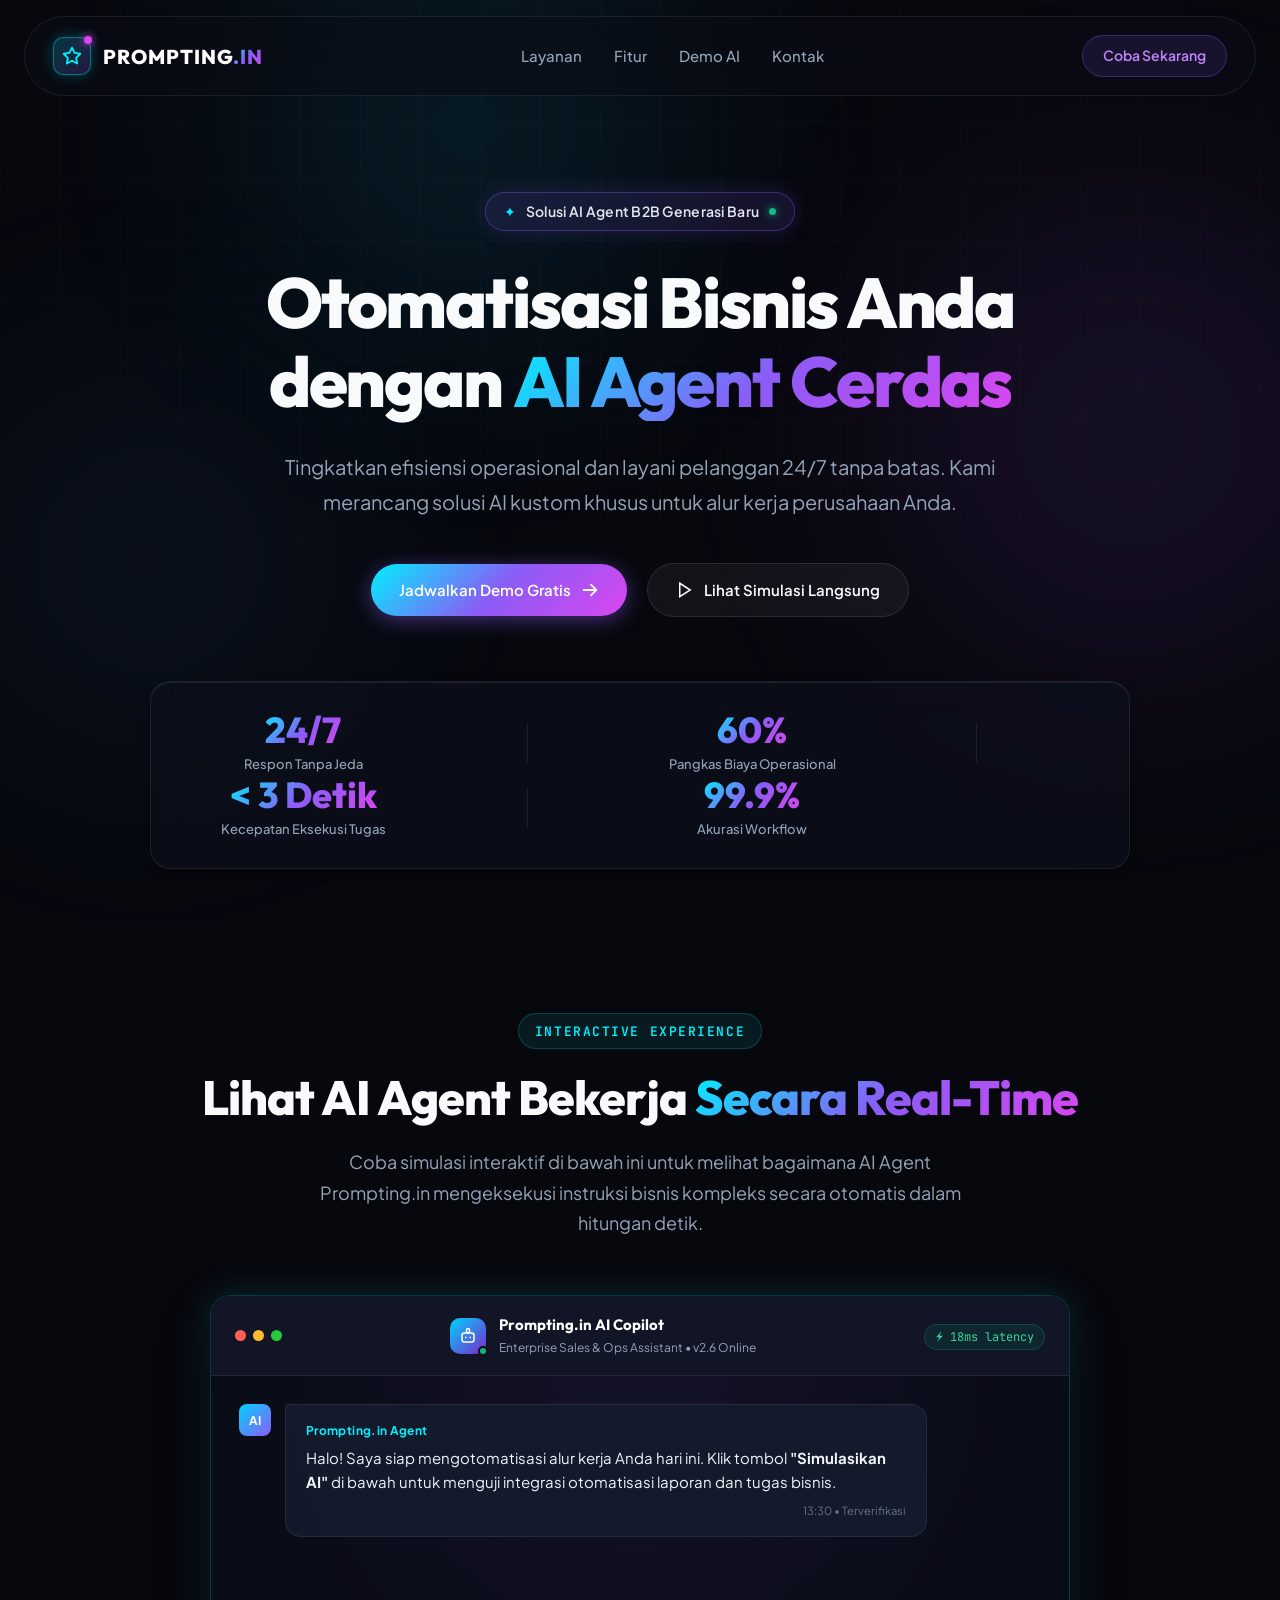
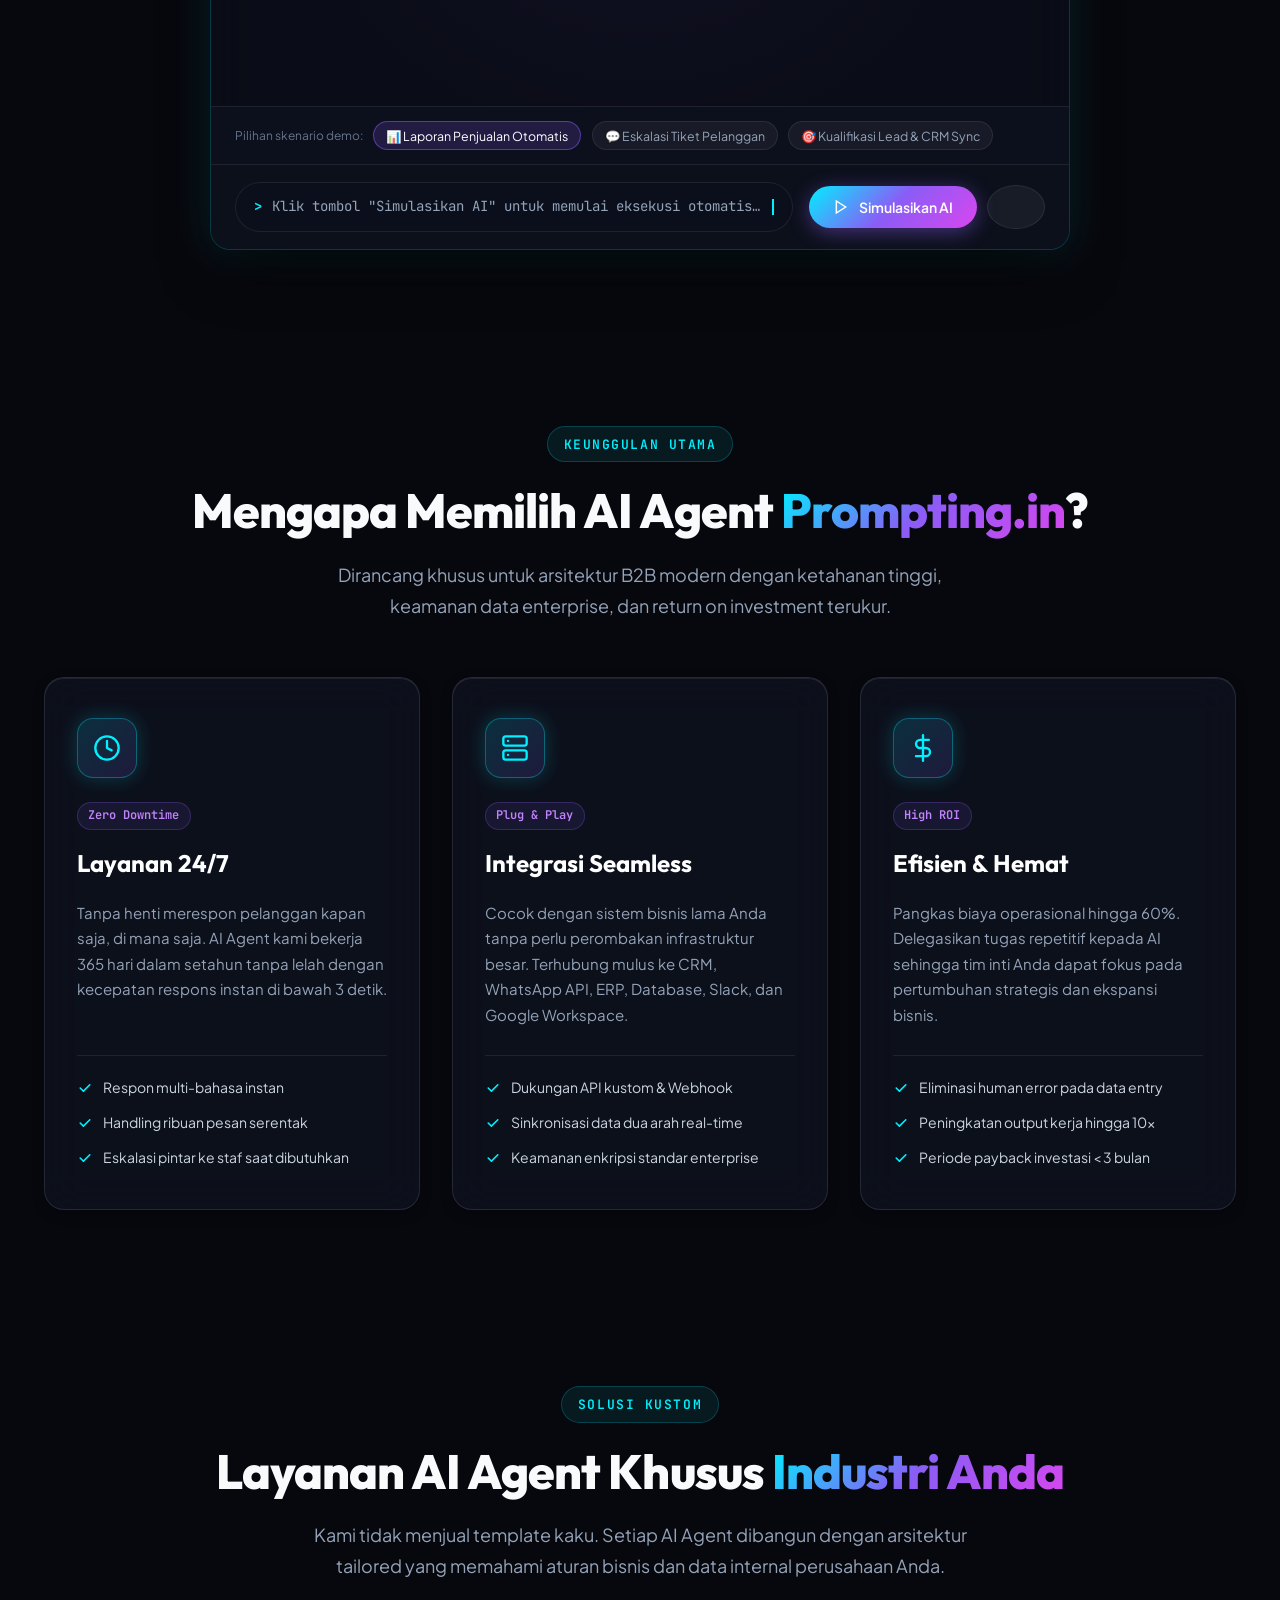
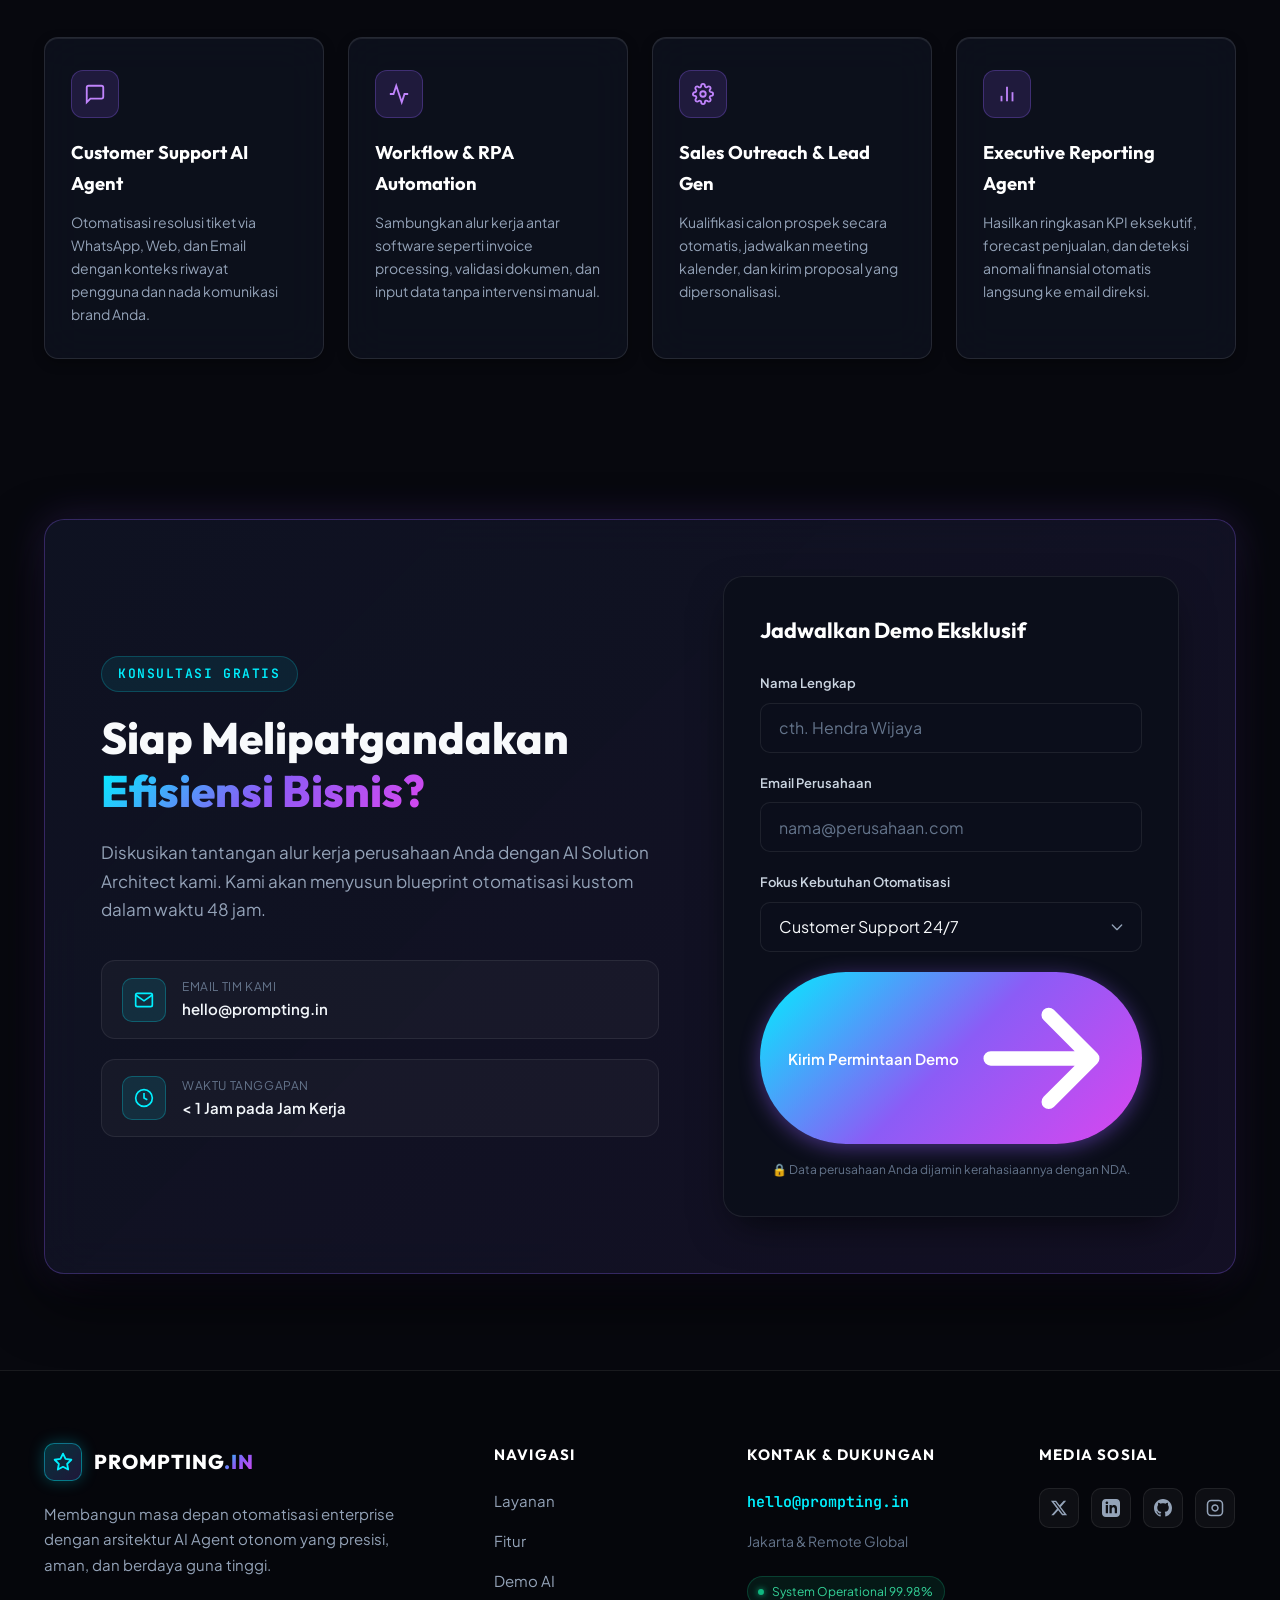
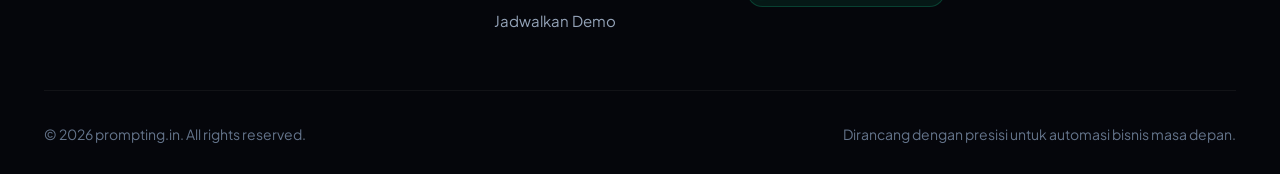
<file: index.html>
<!DOCTYPE html>
<html lang="id">
<head>
  <meta charset="UTF-8">
  <meta name="viewport" content="width=device-width, initial-scale=1.0">
  <title>PROMPTING.IN — Otomatisasi Bisnis Anda dengan AI Agent Cerdas</title>
  <meta name="description" content="Startup agensi AI terdepan untuk pembuatan AI Agent kustom dan otomatisasi alur kerja enterprise B2B. Layanan 24/7, integrasi seamless, dan efisiensi hingga 60%.">
  
  <!-- Google Fonts -->
  <link rel="preconnect" href="https://fonts.googleapis.com">
  <link rel="preconnect" href="https://fonts.gstatic.com" crossorigin>
  <link href="https://fonts.googleapis.com/css2?family=JetBrains+Mono:wght@400;500;600&family=Outfit:wght@400;500;600;700;800&family=Plus+Jakarta+Sans:wght@300;400;500;600;700&display=swap" rel="stylesheet">
  
  <!-- Stylesheet -->
  <link rel="stylesheet" href="style.css">
</head>
<body>
  <!-- Ambient Neon Background Orbs -->
  <div class="ambient-glow glow-1" aria-hidden="true"></div>
  <div class="ambient-glow glow-2" aria-hidden="true"></div>
  <div class="ambient-glow glow-3" aria-hidden="true"></div>
  <div class="grid-overlay" aria-hidden="true"></div>

  <!-- Navbar -->
  <header class="navbar-wrapper">
    <nav class="navbar" id="main-nav" aria-label="Navigasi Utama">
      <a href="#" class="brand-logo" aria-label="Prompting.in Beranda">
        <div class="logo-symbol">
          <svg viewBox="0 0 24 24" fill="none" stroke="currentColor" stroke-width="2.2" stroke-linecap="round" stroke-linejoin="round">
            <polygon points="12 2 15.09 8.26 22 9.27 17 14.14 18.18 21.02 12 17.77 5.82 21.02 7 14.14 2 9.27 8.91 8.26 12 2"></polygon>
          </svg>
          <span class="sparkle-dot"></span>
        </div>
        <span class="logo-text">PROMPTING<span class="logo-dot">.IN</span></span>
      </a>

      <!-- Desktop Nav Menu -->
      <ul class="nav-links" id="nav-links">
        <li><a href="#layanan" class="nav-link">Layanan</a></li>
        <li><a href="#fitur" class="nav-link">Fitur</a></li>
        <li><a href="#demo" class="nav-link">Demo AI</a></li>
        <li><a href="#kontak" class="nav-link">Kontak</a></li>
      </ul>

      <!-- Navbar Action -->
      <div class="nav-cta-wrapper">
        <a href="#demo" class="btn btn-secondary-nav" id="btn-nav-coba">Coba Sekarang</a>
        <!-- Mobile Menu Toggle Button -->
        <button class="mobile-toggle" id="mobile-toggle" aria-label="Buka Menu" aria-expanded="false">
          <span class="hamburger-bar"></span>
          <span class="hamburger-bar"></span>
          <span class="hamburger-bar"></span>
        </button>
      </div>
    </nav>
  </header>

  <main>
    <!-- Hero Section -->
    <section class="hero-section" id="hero">
      <div class="container hero-container">
        <!-- Hero Badge -->
        <div class="hero-badge animate-fade-in">
          <span class="badge-icon">✦</span>
          <span class="badge-text">Solusi AI Agent B2B Generasi Baru</span>
          <span class="badge-pulse"></span>
        </div>

        <!-- Headline -->
        <h1 class="hero-headline animate-fade-up">
          Otomatisasi Bisnis Anda dengan <span class="gradient-text">AI Agent Cerdas</span>
        </h1>

        <!-- Subheadline -->
        <p class="hero-subheadline animate-fade-up-delay-1">
          Tingkatkan efisiensi operasional dan layani pelanggan 24/7 tanpa batas. Kami merancang solusi AI kustom khusus untuk alur kerja perusahaan Anda.
        </p>

        <!-- CTA Buttons -->
        <div class="hero-cta-group animate-fade-up-delay-2">
          <a href="#kontak" class="btn btn-primary" id="btn-hero-demo">
            <span>Jadwalkan Demo Gratis</span>
            <svg class="btn-arrow" viewBox="0 0 20 20" fill="currentColor">
              <path fill-rule="evenodd" d="M10.293 3.293a1 1 0 011.414 0l6 6a1 1 0 010 1.414l-6 6a1 1 0 01-1.414-1.414L14.586 11H3a1 1 0 110-2h11.586l-4.293-4.293a1 1 0 010-1.414z" clip-rule="evenodd" />
            </svg>
          </a>
          <a href="#demo" class="btn btn-glass" id="btn-hero-explore">
            <svg class="btn-icon" viewBox="0 0 24 24" fill="none" stroke="currentColor" stroke-width="2">
              <polygon points="5 3 19 12 5 21 5 3"></polygon>
            </svg>
            <span>Lihat Simulasi Langsung</span>
          </a>
        </div>

        <!-- Social Proof Stats Banner -->
        <div class="hero-stats-bar glass-card animate-fade-up-delay-3">
          <div class="stat-item">
            <div class="stat-number gradient-text">24/7</div>
            <div class="stat-label">Respon Tanpa Jeda</div>
          </div>
          <div class="stat-divider"></div>
          <div class="stat-item">
            <div class="stat-number gradient-text">60%</div>
            <div class="stat-label">Pangkas Biaya Operasional</div>
          </div>
          <div class="stat-divider"></div>
          <div class="stat-item">
            <div class="stat-number gradient-text">&lt; 3 Detik</div>
            <div class="stat-label">Kecepatan Eksekusi Tugas</div>
          </div>
          <div class="stat-divider"></div>
          <div class="stat-item">
            <div class="stat-number gradient-text">99.9%</div>
            <div class="stat-label">Akurasi Workflow</div>
          </div>
        </div>
      </div>
    </section>

    <!-- Interactive Demo Section -->
    <section class="demo-section" id="demo">
      <div class="container">
        <div class="section-header text-center">
          <div class="section-tag">INTERACTIVE EXPERIENCE</div>
          <h2 class="section-title">Lihat AI Agent Bekerja <span class="gradient-text">Secara Real-Time</span></h2>
          <p class="section-subtitle">
            Coba simulasi interaktif di bawah ini untuk melihat bagaimana AI Agent Prompting.in mengeksekusi instruksi bisnis kompleks secara otomatis dalam hitungan detik.
          </p>
        </div>

        <!-- Chat UI Demo Box -->
        <div class="chat-demo-container glass-card">
          <!-- Chat App Header -->
          <div class="chat-window-header">
            <div class="window-controls">
              <span class="control-dot red"></span>
              <span class="control-dot yellow"></span>
              <span class="control-dot green"></span>
            </div>
            <div class="chat-agent-info">
              <div class="agent-avatar">
                <svg viewBox="0 0 24 24" fill="none" stroke="currentColor" stroke-width="2">
                  <path d="M12 2a2 2 0 0 1 2 2v2a2 2 0 0 1-2 2 2 2 0 0 1-2-2V4a2 2 0 0 1 2-2z"></path>
                  <rect x="4" y="8" width="16" height="12" rx="3"></rect>
                  <line x1="9" y1="13" x2="9" y2="15"></line>
                  <line x1="15" y1="13" x2="15" y2="15"></line>
                </svg>
                <span class="online-indicator"></span>
              </div>
              <div class="agent-meta">
                <span class="agent-title">Prompting.in AI Copilot</span>
                <span class="agent-status">Enterprise Sales & Ops Assistant • v2.6 Online</span>
              </div>
            </div>
            <div class="chat-actions-top">
              <span class="latency-badge">⚡ 18ms latency</span>
            </div>
          </div>

          <!-- Chat Messages Body -->
          <div class="chat-body" id="chat-body" aria-live="polite">
            <!-- Initial Welcome Message from System -->
            <div class="chat-bubble-row bot-row">
              <div class="bubble-avatar bot-avatar">
                <span>AI</span>
              </div>
              <div class="bubble-content bot-bubble">
                <div class="bubble-sender">Prompting.in Agent</div>
                <p>Halo! Saya siap mengotomatisasi alur kerja Anda hari ini. Klik tombol <strong>"Simulasikan AI"</strong> di bawah untuk menguji integrasi otomatisasi laporan dan tugas bisnis.</p>
                <div class="bubble-time">13:30 • Terverifikasi</div>
              </div>
            </div>

            <!-- Dynamic Messages will be injected here via JavaScript -->
          </div>

          <!-- Quick Scenario Selector -->
          <div class="chat-quick-scenarios">
            <span class="quick-label">Pilihan skenario demo:</span>
            <button class="quick-chip active" data-scenario="sales">
              📊 Laporan Penjualan Otomatis
            </button>
            <button class="quick-chip" data-scenario="support">
              💬 Eskalasi Tiket Pelanggan
            </button>
            <button class="quick-chip" data-scenario="leads">
              🎯 Kualifikasi Lead & CRM Sync
            </button>
          </div>

          <!-- Chat Control Footer -->
          <div class="chat-footer-controls">
            <div class="input-preview-box">
              <span class="terminal-prefix">&gt;</span>
              <span id="prompt-preview-text" class="prompt-preview-text">Klik tombol "Simulasikan AI" untuk memulai eksekusi otomatis...</span>
              <span class="typing-cursor" id="typing-cursor"></span>
            </div>

            <div class="demo-buttons-group">
              <button class="btn btn-primary btn-simulate" id="btn-simulate-ai">
                <svg class="btn-icon-spin" viewBox="0 0 24 24" fill="none" stroke="currentColor" stroke-width="2.2">
                  <polygon points="5 3 19 12 5 21 5 3"></polygon>
                </svg>
                <span id="simulate-btn-text">Simulasikan AI</span>
              </button>
              <button class="btn btn-secondary-icon" id="btn-reset-chat" title="Reset Percakapan" aria-label="Reset Percakapan">
                <svg viewBox="0 0 24 24" fill="none" stroke="currentColor" stroke-width="2">
                  <path d="M3 12a9 9 0 1 0 9-9 9.75 9.75 0 0 0-6.74 2.74L3 8"></path>
                  <path d="M3 3v5h5"></path>
                </svg>
              </button>
            </div>
          </div>
        </div>
      </div>
    </section>

    <!-- Features Section -->
    <section class="features-section" id="fitur">
      <div class="container">
        <div class="section-header text-center">
          <div class="section-tag">KEUNGGULAN UTAMA</div>
          <h2 class="section-title">Mengapa Memilih AI Agent <span class="gradient-text">Prompting.in</span>?</h2>
          <p class="section-subtitle">
            Dirancang khusus untuk arsitektur B2B modern dengan ketahanan tinggi, keamanan data enterprise, dan return on investment terukur.
          </p>
        </div>

        <!-- 3 Feature Cards via CSS Grid -->
        <div class="features-grid">
          <!-- Card 1 -->
          <article class="feature-card glass-card">
            <div class="feature-card-glow"></div>
            <div class="feature-icon-wrapper">
              <svg viewBox="0 0 24 24" fill="none" stroke="currentColor" stroke-width="2" stroke-linecap="round" stroke-linejoin="round">
                <circle cx="12" cy="12" r="10"></circle>
                <polyline points="12 6 12 12 16 14"></polyline>
              </svg>
            </div>
            <div class="feature-badge">Zero Downtime</div>
            <h3 class="feature-title">Layanan 24/7</h3>
            <p class="feature-description">
              Tanpa henti merespon pelanggan kapan saja, di mana saja. AI Agent kami bekerja 365 hari dalam setahun tanpa lelah dengan kecepatan respons instan di bawah 3 detik.
            </p>
            <ul class="feature-checklist">
              <li>
                <svg viewBox="0 0 20 20" fill="currentColor"><path fill-rule="evenodd" d="M16.707 5.293a1 1 0 010 1.414l-8 8a1 1 0 01-1.414 0l-4-4a1 1 0 011.414-1.414L8 12.586l7.293-7.293a1 1 0 011.414 0z" clip-rule="evenodd"/></svg>
                Respon multi-bahasa instan
              </li>
              <li>
                <svg viewBox="0 0 20 20" fill="currentColor"><path fill-rule="evenodd" d="M16.707 5.293a1 1 0 010 1.414l-8 8a1 1 0 01-1.414 0l-4-4a1 1 0 011.414-1.414L8 12.586l7.293-7.293a1 1 0 011.414 0z" clip-rule="evenodd"/></svg>
                Handling ribuan pesan serentak
              </li>
              <li>
                <svg viewBox="0 0 20 20" fill="currentColor"><path fill-rule="evenodd" d="M16.707 5.293a1 1 0 010 1.414l-8 8a1 1 0 01-1.414 0l-4-4a1 1 0 011.414-1.414L8 12.586l7.293-7.293a1 1 0 011.414 0z" clip-rule="evenodd"/></svg>
                Eskalasi pintar ke staf saat dibutuhkan
              </li>
            </ul>
          </article>

          <!-- Card 2 -->
          <article class="feature-card glass-card">
            <div class="feature-card-glow"></div>
            <div class="feature-icon-wrapper">
              <svg viewBox="0 0 24 24" fill="none" stroke="currentColor" stroke-width="2" stroke-linecap="round" stroke-linejoin="round">
                <rect x="2" y="2" width="20" height="8" rx="2" ry="2"></rect>
                <rect x="2" y="14" width="20" height="8" rx="2" ry="2"></rect>
                <line x1="6" y1="6" x2="6.01" y2="6"></line>
                <line x1="6" y1="18" x2="6.01" y2="18"></line>
              </svg>
            </div>
            <div class="feature-badge">Plug & Play</div>
            <h3 class="feature-title">Integrasi Seamless</h3>
            <p class="feature-description">
              Cocok dengan sistem bisnis lama Anda tanpa perlu perombakan infrastruktur besar. Terhubung mulus ke CRM, WhatsApp API, ERP, Database, Slack, dan Google Workspace.
            </p>
            <ul class="feature-checklist">
              <li>
                <svg viewBox="0 0 20 20" fill="currentColor"><path fill-rule="evenodd" d="M16.707 5.293a1 1 0 010 1.414l-8 8a1 1 0 01-1.414 0l-4-4a1 1 0 011.414-1.414L8 12.586l7.293-7.293a1 1 0 011.414 0z" clip-rule="evenodd"/></svg>
                Dukungan API kustom & Webhook
              </li>
              <li>
                <svg viewBox="0 0 20 20" fill="currentColor"><path fill-rule="evenodd" d="M16.707 5.293a1 1 0 010 1.414l-8 8a1 1 0 01-1.414 0l-4-4a1 1 0 011.414-1.414L8 12.586l7.293-7.293a1 1 0 011.414 0z" clip-rule="evenodd"/></svg>
                Sinkronisasi data dua arah real-time
              </li>
              <li>
                <svg viewBox="0 0 20 20" fill="currentColor"><path fill-rule="evenodd" d="M16.707 5.293a1 1 0 010 1.414l-8 8a1 1 0 01-1.414 0l-4-4a1 1 0 011.414-1.414L8 12.586l7.293-7.293a1 1 0 011.414 0z" clip-rule="evenodd"/></svg>
                Keamanan enkripsi standar enterprise
              </li>
            </ul>
          </article>

          <!-- Card 3 -->
          <article class="feature-card glass-card">
            <div class="feature-card-glow"></div>
            <div class="feature-icon-wrapper">
              <svg viewBox="0 0 24 24" fill="none" stroke="currentColor" stroke-width="2" stroke-linecap="round" stroke-linejoin="round">
                <line x1="12" y1="1" x2="12" y2="23"></line>
                <path d="M17 5H9.5a3.5 3.5 0 0 0 0 7h5a3.5 3.5 0 0 1 0 7H6"></path>
              </svg>
            </div>
            <div class="feature-badge">High ROI</div>
            <h3 class="feature-title">Efisien & Hemat</h3>
            <p class="feature-description">
              Pangkas biaya operasional hingga 60%. Delegasikan tugas repetitif kepada AI sehingga tim inti Anda dapat fokus pada pertumbuhan strategis dan ekspansi bisnis.
            </p>
            <ul class="feature-checklist">
              <li>
                <svg viewBox="0 0 20 20" fill="currentColor"><path fill-rule="evenodd" d="M16.707 5.293a1 1 0 010 1.414l-8 8a1 1 0 01-1.414 0l-4-4a1 1 0 011.414-1.414L8 12.586l7.293-7.293a1 1 0 011.414 0z" clip-rule="evenodd"/></svg>
                Eliminasi human error pada data entry
              </li>
              <li>
                <svg viewBox="0 0 20 20" fill="currentColor"><path fill-rule="evenodd" d="M16.707 5.293a1 1 0 010 1.414l-8 8a1 1 0 01-1.414 0l-4-4a1 1 0 011.414-1.414L8 12.586l7.293-7.293a1 1 0 011.414 0z" clip-rule="evenodd"/></svg>
                Peningkatan output kerja hingga 10x
              </li>
              <li>
                <svg viewBox="0 0 20 20" fill="currentColor"><path fill-rule="evenodd" d="M16.707 5.293a1 1 0 010 1.414l-8 8a1 1 0 01-1.414 0l-4-4a1 1 0 011.414-1.414L8 12.586l7.293-7.293a1 1 0 011.414 0z" clip-rule="evenodd"/></svg>
                Periode payback investasi &lt; 3 bulan
              </li>
            </ul>
          </article>
        </div>
      </div>
    </section>

    <!-- Services / Layanan Section -->
    <section class="services-section" id="layanan">
      <div class="container">
        <div class="section-header text-center">
          <div class="section-tag">SOLUSI KUSTOM</div>
          <h2 class="section-title">Layanan AI Agent Khusus <span class="gradient-text">Industri Anda</span></h2>
          <p class="section-subtitle">
            Kami tidak menjual template kaku. Setiap AI Agent dibangun dengan arsitektur tailored yang memahami aturan bisnis dan data internal perusahaan Anda.
          </p>
        </div>

        <div class="services-grid">
          <div class="service-box glass-card">
            <div class="service-icon">
              <svg viewBox="0 0 24 24" fill="none" stroke="currentColor" stroke-width="2">
                <path d="M21 15a2 2 0 0 1-2 2H7l-4 4V5a2 2 0 0 1 2-2h14a2 2 0 0 1 2 2z"></path>
              </svg>
            </div>
            <h4>Customer Support AI Agent</h4>
            <p>Otomatisasi resolusi tiket via WhatsApp, Web, dan Email dengan konteks riwayat pengguna dan nada komunikasi brand Anda.</p>
          </div>

          <div class="service-box glass-card">
            <div class="service-icon">
              <svg viewBox="0 0 24 24" fill="none" stroke="currentColor" stroke-width="2">
                <polyline points="22 12 18 12 15 21 9 3 6 12 2 12"></polyline>
              </svg>
            </div>
            <h4>Workflow & RPA Automation</h4>
            <p>Sambungkan alur kerja antar software seperti invoice processing, validasi dokumen, dan input data tanpa intervensi manual.</p>
          </div>

          <div class="service-box glass-card">
            <div class="service-icon">
              <svg viewBox="0 0 24 24" fill="none" stroke="currentColor" stroke-width="2">
                <circle cx="12" cy="12" r="3"></circle>
                <path d="M19.4 15a1.65 1.65 0 0 0 .33 1.82l.06.06a2 2 0 0 1 0 2.83 2 2 0 0 1-2.83 0l-.06-.06a1.65 1.65 0 0 0-1.82-.33 1.65 1.65 0 0 0-1 1.51V21a2 2 0 0 1-2 2 2 2 0 0 1-2-2v-.09A1.65 1.65 0 0 0 9 19.4a1.65 1.65 0 0 0-1.82.33l-.06.06a2 2 0 0 1-2.83 0 2 2 0 0 1 0-2.83l.06-.06a1.65 1.65 0 0 0 .33-1.82 1.65 1.65 0 0 0-1.51-1H3a2 2 0 0 1-2-2 2 2 0 0 1 2-2h.09A1.65 1.65 0 0 0 4.6 9a1.65 1.65 0 0 0-.33-1.82l-.06-.06a2 2 0 0 1 0-2.83 2 2 0 0 1 2.83 0l.06.06a1.65 1.65 0 0 0 1.82.33H9a1.65 1.65 0 0 0 1-1.51V3a2 2 0 0 1 2-2 2 2 0 0 1 2 2v.09a1.65 1.65 0 0 0 1 1.51 1.65 1.65 0 0 0 1.82-.33l.06-.06a2 2 0 0 1 2.83 0 2 2 0 0 1 0 2.83l-.06.06a1.65 1.65 0 0 0-.33 1.82V9a1.65 1.65 0 0 0 1.51 1H21a2 2 0 0 1 2 2 2 2 0 0 1-2 2h-.09a1.65 1.65 0 0 0-1.51 1z"></path>
              </svg>
            </div>
            <h4>Sales Outreach & Lead Gen</h4>
            <p>Kualifikasi calon prospek secara otomatis, jadwalkan meeting kalender, dan kirim proposal yang dipersonalisasi.</p>
          </div>

          <div class="service-box glass-card">
            <div class="service-icon">
              <svg viewBox="0 0 24 24" fill="none" stroke="currentColor" stroke-width="2">
                <line x1="18" y1="20" x2="18" y2="10"></line>
                <line x1="12" y1="20" x2="12" y2="4"></line>
                <line x1="6" y1="20" x2="6" y2="14"></line>
              </svg>
            </div>
            <h4>Executive Reporting Agent</h4>
            <p>Hasilkan ringkasan KPI eksekutif, forecast penjualan, dan deteksi anomali finansial otomatis langsung ke email direksi.</p>
          </div>
        </div>
      </div>
    </section>

    <!-- Contact & Consultation Section -->
    <section class="contact-section" id="kontak">
      <div class="container">
        <div class="contact-card glass-card">
          <div class="contact-grid">
            <div class="contact-info">
              <div class="section-tag">KONSULTASI GRATIS</div>
              <h2 class="contact-title">Siap Melipatgandakan <span class="gradient-text">Efisiensi Bisnis?</span></h2>
              <p class="contact-desc">
                Diskusikan tantangan alur kerja perusahaan Anda dengan AI Solution Architect kami. Kami akan menyusun blueprint otomatisasi kustom dalam waktu 48 jam.
              </p>

              <div class="contact-direct-list">
                <a href="mailto:hello@prompting.in" class="direct-item">
                  <div class="direct-icon">
                    <svg viewBox="0 0 24 24" fill="none" stroke="currentColor" stroke-width="2">
                      <path d="M4 4h16c1.1 0 2 .9 2 2v12c0 1.1-.9 2-2 2H4c-1.1 0-2-.9-2-2V6c0-1.1.9-2 2-2z"></path>
                      <polyline points="22,6 12,13 2,6"></polyline>
                    </svg>
                  </div>
                  <div>
                    <span class="direct-label">Email Tim Kami</span>
                    <span class="direct-value">hello@prompting.in</span>
                  </div>
                </a>

                <div class="direct-item">
                  <div class="direct-icon">
                    <svg viewBox="0 0 24 24" fill="none" stroke="currentColor" stroke-width="2">
                      <circle cx="12" cy="12" r="10"></circle>
                      <polyline points="12 6 12 12 16 14"></polyline>
                    </svg>
                  </div>
                  <div>
                    <span class="direct-label">Waktu Tanggapan</span>
                    <span class="direct-value">&lt; 1 Jam pada Jam Kerja</span>
                  </div>
                </div>
              </div>
            </div>

            <!-- Booking Form -->
            <div class="contact-form-wrapper">
              <form class="contact-form" id="consultation-form" onsubmit="return false;">
                <h3 class="form-title">Jadwalkan Demo Eksklusif</h3>
                <div class="form-group">
                  <label for="client-name">Nama Lengkap</label>
                  <input type="text" id="client-name" name="name" placeholder="cth. Hendra Wijaya" required>
                </div>

                <div class="form-group">
                  <label for="client-email">Email Perusahaan</label>
                  <input type="email" id="client-email" name="email" placeholder="nama@perusahaan.com" required>
                </div>

                <div class="form-group">
                  <label for="automation-need">Fokus Kebutuhan Otomatisasi</label>
                  <select id="automation-need" name="need">
                    <option value="support">Customer Support 24/7</option>
                    <option value="workflow">Workflow & ERP Automation</option>
                    <option value="sales">Sales & Lead Qualification</option>
                    <option value="custom">Kustomisasi Skala Enterprise</option>
                  </select>
                </div>

                <button type="submit" class="btn btn-primary btn-block" id="btn-submit-consultation">
                  <span>Kirim Permintaan Demo</span>
                  <svg viewBox="0 0 20 20" fill="currentColor">
                    <path fill-rule="evenodd" d="M10.293 3.293a1 1 0 011.414 0l6 6a1 1 0 010 1.414l-6 6a1 1 0 01-1.414-1.414L14.586 11H3a1 1 0 110-2h11.586l-4.293-4.293a1 1 0 010-1.414z" clip-rule="evenodd" />
                  </svg>
                </button>
                <p class="form-note">🔒 Data perusahaan Anda dijamin kerahasiaannya dengan NDA.</p>
              </form>
            </div>
          </div>
        </div>
      </div>
    </section>
  </main>

  <!-- Footer -->
  <footer class="footer">
    <div class="container footer-container">
      <div class="footer-top">
        <div class="footer-brand">
          <a href="#" class="brand-logo">
            <div class="logo-symbol">
              <svg viewBox="0 0 24 24" fill="none" stroke="currentColor" stroke-width="2.2" stroke-linecap="round" stroke-linejoin="round">
                <polygon points="12 2 15.09 8.26 22 9.27 17 14.14 18.18 21.02 12 17.77 5.82 21.02 7 14.14 2 9.27 8.91 8.26 12 2"></polygon>
              </svg>
            </div>
            <span class="logo-text">PROMPTING<span class="logo-dot">.IN</span></span>
          </a>
          <p class="footer-tagline">
            Membangun masa depan otomatisasi enterprise dengan arsitektur AI Agent otonom yang presisi, aman, dan berdaya guna tinggi.
          </p>
        </div>

        <div class="footer-nav-col">
          <h5 class="footer-heading">Navigasi</h5>
          <ul class="footer-links">
            <li><a href="#layanan">Layanan</a></li>
            <li><a href="#fitur">Fitur</a></li>
            <li><a href="#demo">Demo AI</a></li>
            <li><a href="#kontak">Jadwalkan Demo</a></li>
          </ul>
        </div>

        <div class="footer-nav-col">
          <h5 class="footer-heading">Kontak & Dukungan</h5>
          <ul class="footer-links">
            <li><a href="mailto:hello@prompting.in" class="footer-email">hello@prompting.in</a></li>
            <li><span class="footer-location">Jakarta &amp; Remote Global</span></li>
            <li><span class="footer-status-pill"><span class="status-dot"></span> System Operational 99.98%</span></li>
          </ul>
        </div>

        <div class="footer-nav-col">
          <h5 class="footer-heading">Media Sosial</h5>
          <div class="social-links">
            <a href="https://twitter.com" target="_blank" rel="noopener noreferrer" class="social-btn" aria-label="Twitter / X">
              <svg viewBox="0 0 24 24" fill="currentColor">
                <path d="M18.244 2.25h3.308l-7.227 8.26 8.502 11.24H16.17l-5.214-6.817L4.99 21.75H1.68l7.73-8.835L1.254 2.25H8.08l4.713 6.231zm-1.161 17.52h1.833L7.084 4.126H5.117z"/>
              </svg>
            </a>
            <a href="https://linkedin.com" target="_blank" rel="noopener noreferrer" class="social-btn" aria-label="LinkedIn">
              <svg viewBox="0 0 24 24" fill="currentColor">
                <path d="M19 0h-14c-2.761 0-5 2.239-5 5v14c0 2.761 2.239 5 5 5h14c2.762 0 5-2.239 5-5v-14c0-2.761-2.238-5-5-5zm-11 19h-3v-11h3v11zm-1.5-12.268c-.966 0-1.75-.79-1.75-1.764s.784-1.764 1.75-1.764 1.75.79 1.75 1.764-.783 1.764-1.75 1.764zm13.5 12.268h-3v-5.604c0-3.368-4-3.113-4 0v5.604h-3v-11h3v1.765c1.396-2.586 7-2.777 7 2.476v6.759z"/>
              </svg>
            </a>
            <a href="https://github.com" target="_blank" rel="noopener noreferrer" class="social-btn" aria-label="GitHub">
              <svg viewBox="0 0 24 24" fill="currentColor">
                <path d="M12 0C5.37 0 0 5.37 0 12c0 5.31 3.435 9.795 8.205 11.385.6.105.825-.255.825-.57 0-.285-.015-1.23-.015-2.235-3.015.555-3.795-.735-4.035-1.41-.135-.345-.72-1.41-1.23-1.695-.42-.225-1.02-.78-.015-.795.945-.015 1.62.87 1.845 1.23 1.08 1.815 2.805 1.305 3.495.99.105-.78.42-1.305.765-1.605-2.67-.3-5.46-1.335-5.46-5.925 0-1.305.465-2.385 1.23-3.225-.12-.3-.54-1.53.12-3.18 0 0 1.005-.315 3.3 1.23.96-.27 1.98-.405 3-.405s2.04.135 3 .405c2.295-1.56 3.3-1.23 3.3-1.23.66 1.65.24 2.88.12 3.18.765.84 1.23 1.905 1.23 3.225 0 4.605-2.805 5.625-5.475 5.925.435.375.81 1.095.81 2.22 0 1.605-.015 2.895-.015 3.3 0 .315.225.69.825.57A12.02 12.02 0 0024 12c0-6.63-5.37-12-12-12z"/>
              </svg>
            </a>
            <a href="https://instagram.com" target="_blank" rel="noopener noreferrer" class="social-btn" aria-label="Instagram">
              <svg viewBox="0 0 24 24" fill="none" stroke="currentColor" stroke-width="2">
                <rect x="2" y="2" width="20" height="20" rx="5" ry="5"></rect>
                <path d="M16 11.37A4 4 0 1 1 12.63 8 4 4 0 0 1 16 11.37z"></path>
                <line x1="17.5" y1="6.5" x2="17.51" y2="6.5"></line>
              </svg>
            </a>
          </div>
        </div>
      </div>

      <div class="footer-bottom">
        <p class="copyright">&copy; 2026 prompting.in. All rights reserved.</p>
        <p class="footer-privacy">Dirancang dengan presisi untuk automasi bisnis masa depan.</p>
      </div>
    </div>
  </footer>

  <!-- Notification Toast Container -->
  <div class="toast-notification" id="toast-notification" role="status" aria-live="polite">
    <div class="toast-icon">✓</div>
    <div class="toast-body">
      <h6 id="toast-title">Pesan Terkirim</h6>
      <p id="toast-message">Tim kami akan menghubungi Anda dalam &lt; 1 jam.</p>
    </div>
  </div>

  <!-- Scripts -->
  <script src="script.js"></script>
</body>
</html>
</file>
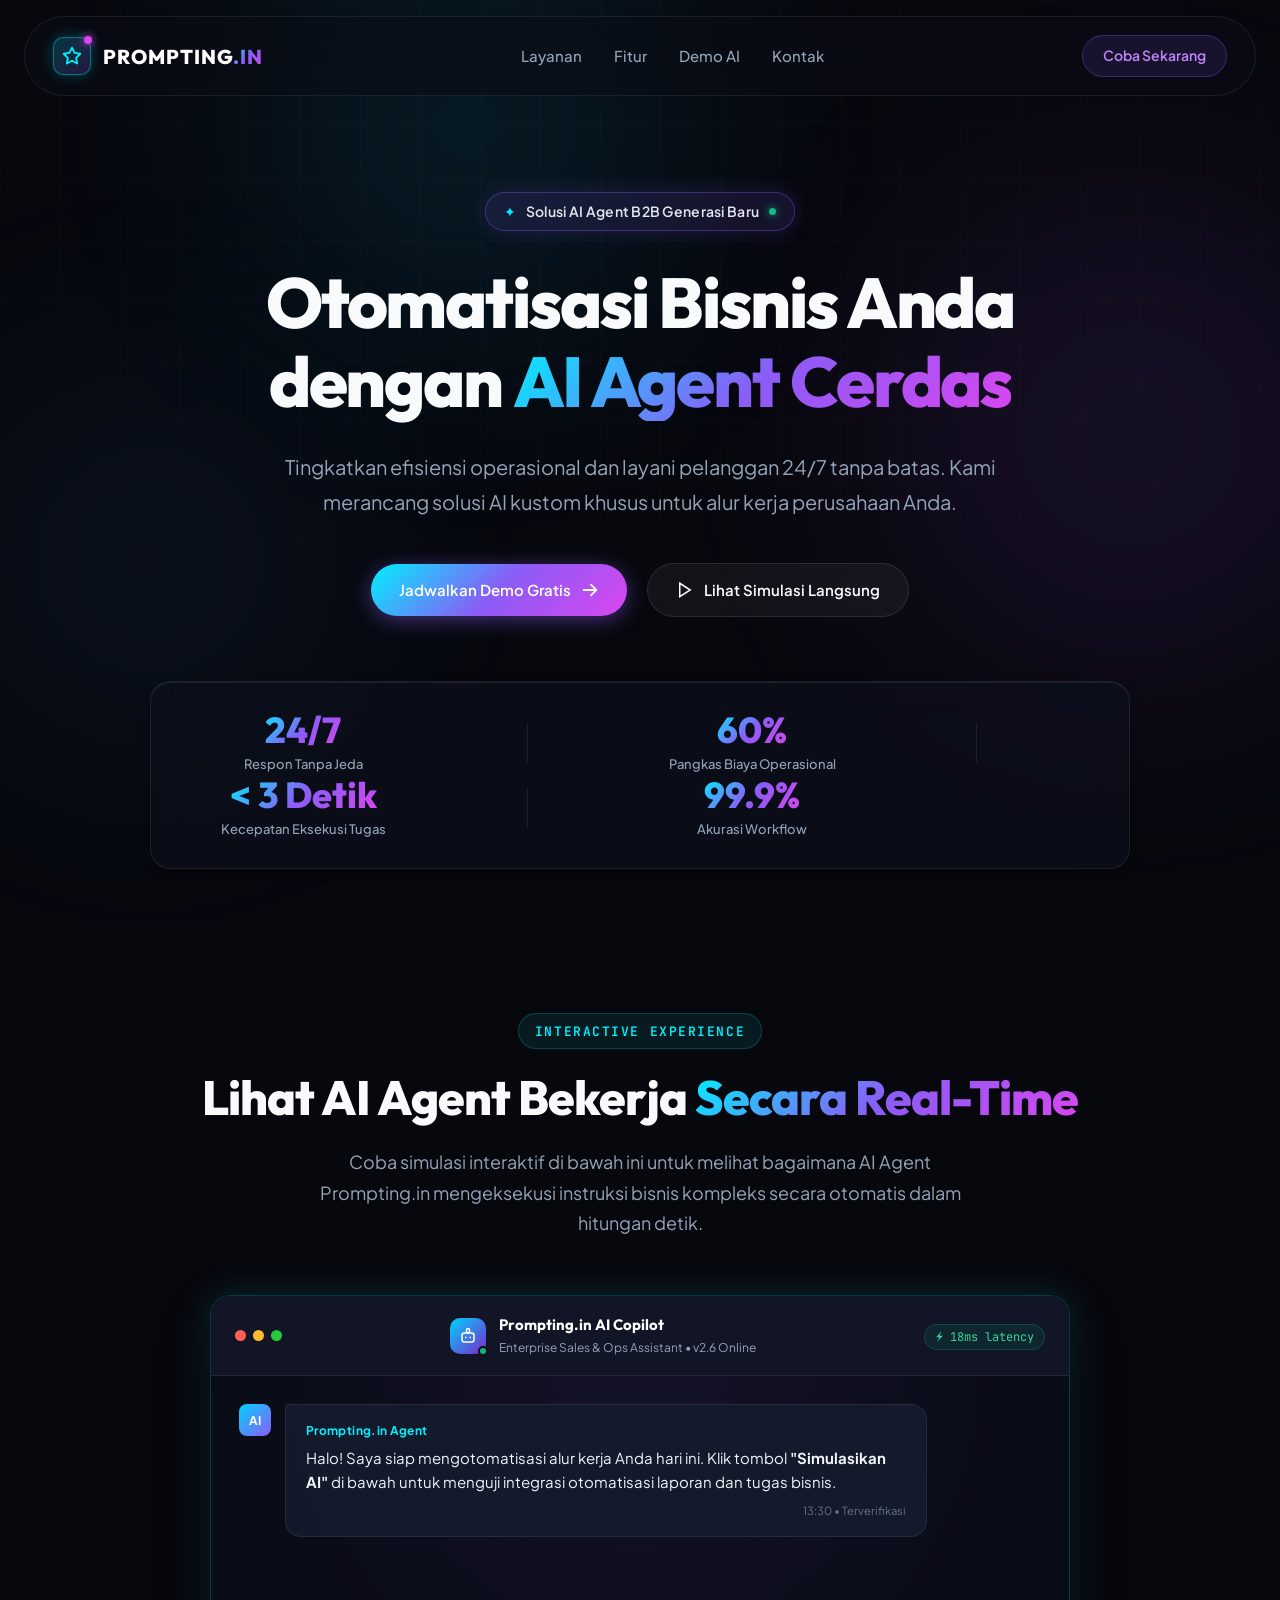
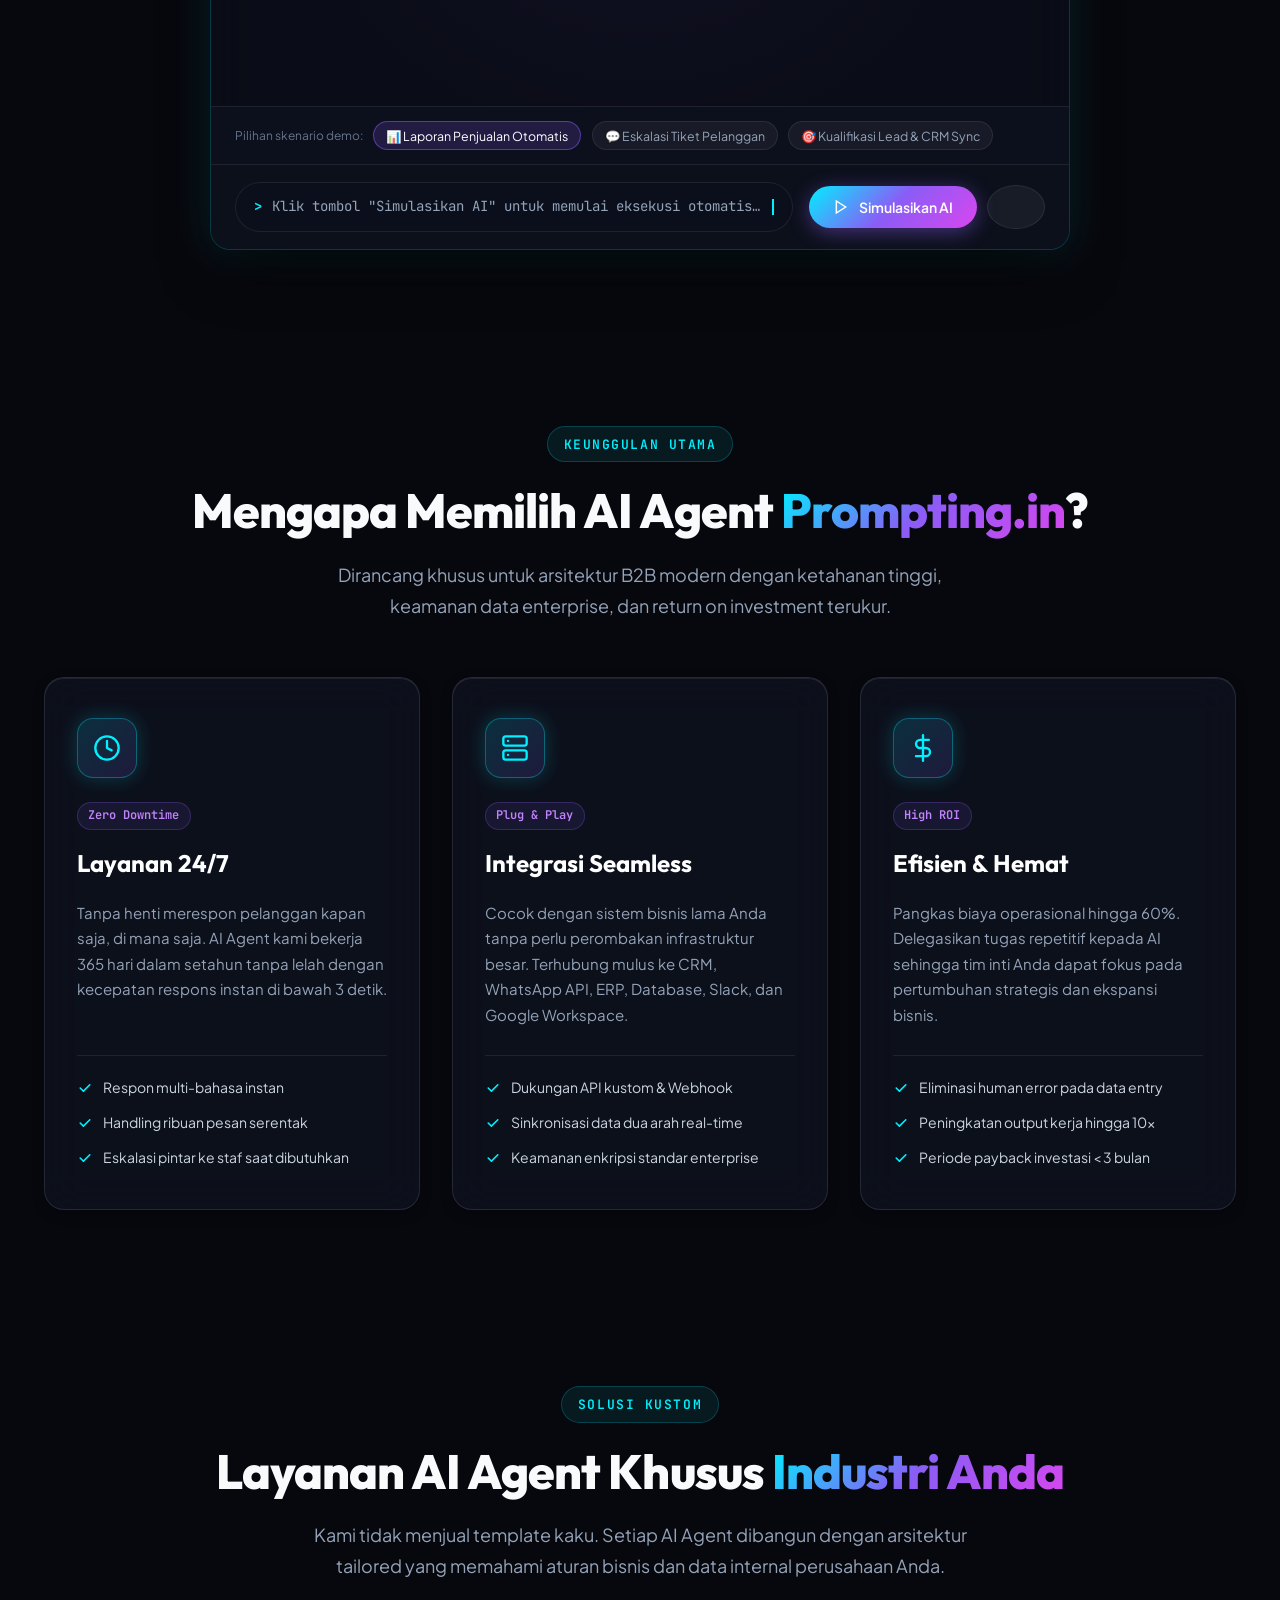
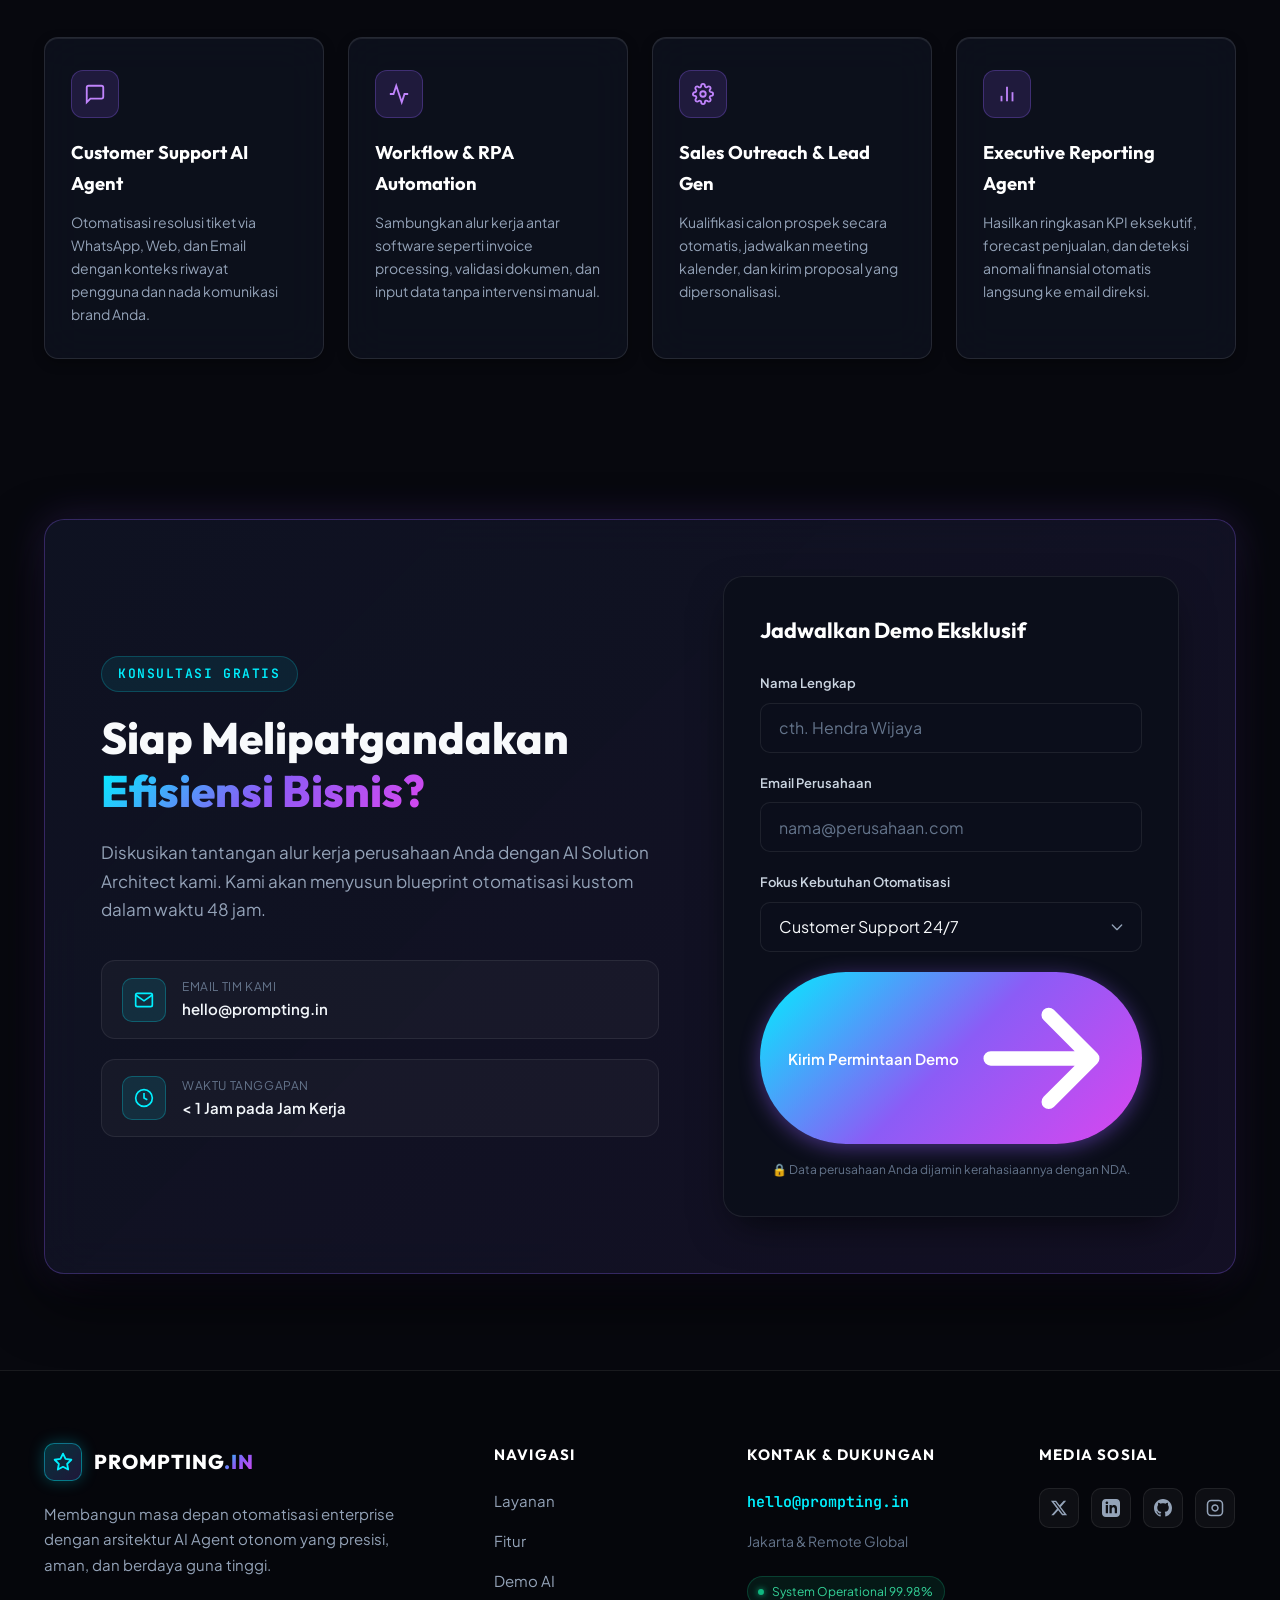
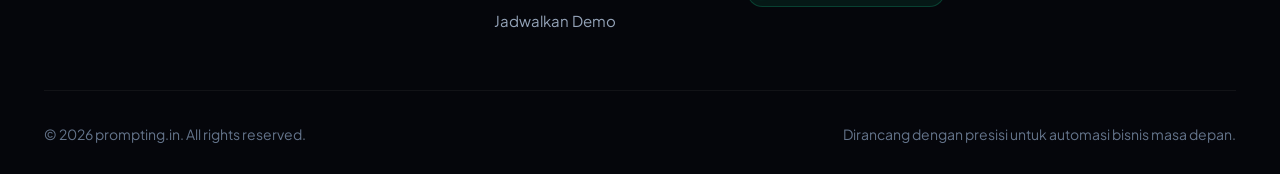
<file: standalone.html>
<!DOCTYPE html>
<html lang="id">
<head>
  <meta charset="UTF-8">
  <meta name="viewport" content="width=device-width, initial-scale=1.0">
  <title>PROMPTING.IN — Otomatisasi Bisnis Anda dengan AI Agent Cerdas</title>
  <meta name="description" content="Startup agensi AI terdepan untuk pembuatan AI Agent kustom dan otomatisasi alur kerja enterprise B2B. Layanan 24/7, integrasi seamless, dan efisiensi hingga 60%.">
  
  <!-- Google Fonts -->
  <link rel="preconnect" href="https://fonts.googleapis.com">
  <link rel="preconnect" href="https://fonts.gstatic.com" crossorigin>
  <link href="https://fonts.googleapis.com/css2?family=JetBrains+Mono:wght@400;500;600&family=Outfit:wght@400;500;600;700;800&family=Plus+Jakarta+Sans:wght@300;400;500;600;700&display=swap" rel="stylesheet">
  
  <!-- Stylesheet -->
  <style>
/* ==========================================================================
   PROMPTING.IN — Design System & Stylesheet
   Modern Sleek Dark Mode • Neon Blue & Purple Gradient • Glassmorphism
   ========================================================================== */

/* --------------------------------------------------------------------------
   1. CSS Custom Properties / Design Tokens
   -------------------------------------------------------------------------- */
:root {
  /* Color Palette - Deep Dark Mode */
  --bg-primary: #07080e;
  --bg-secondary: #0c0e18;
  --bg-card: rgba(16, 20, 34, 0.72);
  --bg-card-hover: rgba(22, 28, 48, 0.85);
  --bg-glass: rgba(255, 255, 255, 0.03);
  --bg-input: rgba(12, 16, 28, 0.8);

  /* Neon Gradient Accents */
  --neon-blue: #00d2ff;
  --neon-cyan: #00f0ff;
  --neon-purple: #8b5cf6;
  --neon-magenta: #d946ef;
  --neon-indigo: #6366f1;

  --gradient-neon: linear-gradient(135deg, #00f0ff 0%, #8b5cf6 50%, #d946ef 100%);
  --gradient-blue-purple: linear-gradient(135deg, #00d2ff 0%, #7928ca 100%);
  --gradient-card-border: linear-gradient(135deg, rgba(0, 240, 255, 0.3) 0%, rgba(139, 92, 246, 0.3) 50%, rgba(217, 70, 239, 0.1) 100%);
  --gradient-glow: radial-gradient(circle, rgba(139, 92, 246, 0.25) 0%, rgba(0, 210, 255, 0.05) 50%, transparent 70%);

  /* Text & Content Colors */
  --text-main: #f8fafc;
  --text-secondary: #94a3b8;
  --text-muted: #64748b;
  --text-accent: #38bdf8;

  /* Borders & Glassmorphism */
  --border-subtle: rgba(255, 255, 255, 0.08);
  --border-card: rgba(255, 255, 255, 0.1);
  --border-focus: rgba(0, 240, 255, 0.6);
  --glass-blur: blur(20px);
  --glass-blur-sm: blur(12px);

  /* Shadow & Glow Tokens */
  --shadow-sm: 0 4px 12px rgba(0, 0, 0, 0.3);
  --shadow-lg: 0 16px 40px -10px rgba(0, 0, 0, 0.6);
  --glow-blue: 0 0 25px rgba(0, 210, 255, 0.35);
  --glow-purple: 0 0 35px rgba(139, 92, 246, 0.4);
  --glow-primary: 0 0 30px rgba(110, 86, 248, 0.35);

  /* Typography Scale */
  --font-main: 'Plus Jakarta Sans', -apple-system, BlinkMacSystemFont, 'Segoe UI', Roboto, sans-serif;
  --font-heading: 'Outfit', var(--font-main);
  --font-mono: 'JetBrains Mono', monospace;

  /* Layout & Spacing */
  --container-max: 1240px;
  --nav-height: 80px;
  --radius-sm: 8px;
  --radius-md: 14px;
  --radius-lg: 20px;
  --radius-full: 9999px;

  /* Transitions */
  --transition-fast: 0.2s cubic-bezier(0.16, 1, 0.3, 1);
  --transition-normal: 0.3s cubic-bezier(0.16, 1, 0.3, 1);
  --transition-smooth: 0.5s cubic-bezier(0.16, 1, 0.3, 1);
}

/* --------------------------------------------------------------------------
   2. Reset & Base Styles
   -------------------------------------------------------------------------- */
*, *::before, *::after {
  box-sizing: border-box;
  margin: 0;
  padding: 0;
}

html {
  font-size: 16px;
  scroll-behavior: smooth;
  scroll-padding-top: calc(var(--nav-height) + 20px);
  -webkit-font-smoothing: antialiased;
  -moz-osx-font-smoothing: grayscale;
}

body {
  background-color: var(--bg-primary);
  color: var(--text-main);
  font-family: var(--font-main);
  line-height: 1.65;
  overflow-x: hidden;
  position: relative;
  min-height: 100vh;
}

img, svg {
  display: block;
  max-width: 100%;
}

a {
  color: inherit;
  text-decoration: none;
  transition: color var(--transition-fast);
}

button, input, select {
  font-family: inherit;
  font-size: inherit;
}

ul {
  list-style: none;
}

/* --------------------------------------------------------------------------
   3. Ambient Neon Lighting & Grid Overlay
   -------------------------------------------------------------------------- */
.ambient-glow {
  position: fixed;
  border-radius: 50%;
  filter: blur(120px);
  pointer-events: none;
  z-index: 0;
  opacity: 0.45;
  will-change: transform;
}

.glow-1 {
  width: 550px;
  height: 550px;
  background: radial-gradient(circle, rgba(0, 210, 255, 0.35) 0%, rgba(14, 165, 233, 0.1) 60%, transparent 80%);
  top: -150px;
  left: 15%;
  animation: pulseGlow 14s ease-in-out infinite alternate;
}

.glow-2 {
  width: 600px;
  height: 600px;
  background: radial-gradient(circle, rgba(139, 92, 246, 0.35) 0%, rgba(217, 70, 239, 0.12) 60%, transparent 80%);
  top: 15%;
  right: -150px;
  animation: pulseGlow 18s ease-in-out infinite alternate-reverse;
}

.glow-3 {
  width: 500px;
  height: 500px;
  background: radial-gradient(circle, rgba(99, 102, 241, 0.25) 0%, rgba(0, 240, 255, 0.08) 60%, transparent 80%);
  bottom: 10%;
  left: -100px;
  animation: pulseGlow 20s ease-in-out infinite alternate;
}

@keyframes pulseGlow {
  0% { transform: scale(1) translate(0, 0); opacity: 0.35; }
  50% { transform: scale(1.15) translate(30px, -20px); opacity: 0.5; }
  100% { transform: scale(0.95) translate(-25px, 25px); opacity: 0.35; }
}

.grid-overlay {
  position: fixed;
  inset: 0;
  background-image: 
    linear-gradient(to right, rgba(255, 255, 255, 0.02) 1px, transparent 1px),
    linear-gradient(to bottom, rgba(255, 255, 255, 0.02) 1px, transparent 1px);
  background-size: 60px 60px;
  pointer-events: none;
  z-index: 1;
  mask-image: radial-gradient(ellipse 80% 60% at 50% 20%, black 30%, transparent 95%);
}

/* --------------------------------------------------------------------------
   4. Typography & Utility Classes
   -------------------------------------------------------------------------- */
.container {
  width: 100%;
  max-width: var(--container-max);
  margin-inline: auto;
  padding-inline: 1.5rem;
  position: relative;
  z-index: 2;
}

.gradient-text {
  background: var(--gradient-neon);
  -webkit-background-clip: text;
  -webkit-text-fill-color: transparent;
  display: inline-block;
}

.section-header {
  margin-bottom: 3.5rem;
}

.section-tag {
  display: inline-block;
  font-family: var(--font-mono);
  font-size: 0.8125rem;
  font-weight: 600;
  letter-spacing: 0.12em;
  text-transform: uppercase;
  color: var(--neon-cyan);
  background: rgba(0, 240, 255, 0.08);
  border: 1px solid rgba(0, 240, 255, 0.2);
  padding: 0.4rem 1rem;
  border-radius: var(--radius-full);
  margin-bottom: 1.25rem;
}

.section-title {
  font-family: var(--font-heading);
  font-size: clamp(2rem, 4vw, 3rem);
  font-weight: 800;
  line-height: 1.2;
  letter-spacing: -0.02em;
  margin-bottom: 1.25rem;
}

.section-subtitle {
  font-size: 1.125rem;
  color: var(--text-secondary);
  max-width: 680px;
  margin-inline: auto;
  line-height: 1.7;
}

.text-center {
  text-align: center;
}

/* Glassmorphism Card System */
.glass-card {
  background: var(--bg-card);
  backdrop-filter: var(--glass-blur);
  -webkit-backdrop-filter: var(--glass-blur);
  border: 1px solid var(--border-card);
  border-radius: var(--radius-lg);
  box-shadow: var(--shadow-sm), inset 0 1px 0 rgba(255, 255, 255, 0.08);
  position: relative;
  transition: transform var(--transition-normal), border-color var(--transition-normal), box-shadow var(--transition-normal);
}

.glass-card:hover {
  border-color: rgba(139, 92, 246, 0.4);
}

/* --------------------------------------------------------------------------
   5. Buttons & Interactive Elements
   -------------------------------------------------------------------------- */
.btn {
  display: inline-flex;
  align-items: center;
  justify-content: center;
  gap: 0.65rem;
  font-weight: 600;
  font-size: 0.9375rem;
  border-radius: var(--radius-full);
  padding: 0.85rem 1.75rem;
  cursor: pointer;
  border: none;
  outline: none;
  transition: all var(--transition-fast);
  white-space: nowrap;
  user-select: none;
}

.btn-primary {
  background: var(--gradient-neon);
  color: #ffffff;
  box-shadow: 0 4px 20px rgba(139, 92, 246, 0.45);
  position: relative;
  overflow: hidden;
}

.btn-primary::before {
  content: '';
  position: absolute;
  inset: 0;
  background: linear-gradient(135deg, rgba(255, 255, 255, 0.25) 0%, transparent 80%);
  opacity: 0;
  transition: opacity var(--transition-fast);
}

.btn-primary:hover {
  transform: translateY(-2px);
  box-shadow: 0 8px 30px rgba(0, 240, 255, 0.5), 0 0 35px rgba(217, 70, 239, 0.4);
}

.btn-primary:hover::before {
  opacity: 1;
}

.btn-primary:active {
  transform: translateY(0);
}

.btn-glass {
  background: rgba(255, 255, 255, 0.05);
  color: var(--text-main);
  border: 1px solid var(--border-card);
  backdrop-filter: var(--glass-blur-sm);
  -webkit-backdrop-filter: var(--glass-blur-sm);
}

.btn-glass:hover {
  background: rgba(255, 255, 255, 0.1);
  border-color: var(--neon-cyan);
  transform: translateY(-2px);
  box-shadow: 0 6px 20px rgba(0, 210, 255, 0.2);
}

.btn-secondary-nav {
  background: rgba(139, 92, 246, 0.12);
  color: #c084fc;
  border: 1px solid rgba(139, 92, 246, 0.3);
  padding: 0.55rem 1.25rem;
  font-size: 0.875rem;
}

.btn-secondary-nav:hover {
  background: var(--gradient-neon);
  color: #ffffff;
  border-color: transparent;
  box-shadow: 0 0 20px rgba(139, 92, 246, 0.4);
  transform: translateY(-1px);
}

.btn-block {
  width: 100%;
}

.btn-arrow, .btn-icon {
  width: 18px;
  height: 18px;
  transition: transform var(--transition-fast);
}

.btn-primary:hover .btn-arrow {
  transform: translateX(4px);
}

/* --------------------------------------------------------------------------
   6. Header & Navbar
   -------------------------------------------------------------------------- */
.navbar-wrapper {
  position: sticky;
  top: 0;
  width: 100%;
  z-index: 100;
  padding: 1rem 1.5rem;
  transition: all var(--transition-normal);
}

.navbar {
  max-width: var(--container-max);
  margin-inline: auto;
  height: var(--nav-height);
  padding: 0 1.75rem;
  display: flex;
  align-items: center;
  justify-content: space-between;
  border-radius: var(--radius-full);
  background: rgba(10, 12, 22, 0.5);
  backdrop-filter: var(--glass-blur);
  -webkit-backdrop-filter: var(--glass-blur);
  border: 1px solid var(--border-subtle);
  transition: all var(--transition-normal);
}

.navbar-wrapper.scrolled .navbar {
  background: rgba(8, 10, 18, 0.85);
  border-color: rgba(139, 92, 246, 0.25);
  box-shadow: 0 10px 30px rgba(0, 0, 0, 0.5), 0 0 20px rgba(0, 240, 255, 0.1);
  height: 68px;
}

/* Logo */
.brand-logo {
  display: flex;
  align-items: center;
  gap: 0.75rem;
  font-weight: 800;
}

.logo-symbol {
  width: 38px;
  height: 38px;
  border-radius: 10px;
  background: linear-gradient(135deg, rgba(0, 240, 255, 0.2) 0%, rgba(139, 92, 246, 0.2) 100%);
  border: 1px solid rgba(0, 240, 255, 0.4);
  display: flex;
  align-items: center;
  justify-content: center;
  color: var(--neon-cyan);
  position: relative;
  box-shadow: 0 0 15px rgba(0, 240, 255, 0.25);
  transition: transform var(--transition-fast);
}

.brand-logo:hover .logo-symbol {
  transform: rotate(5deg) scale(1.05);
}

.logo-symbol svg {
  width: 20px;
  height: 20px;
}

.sparkle-dot {
  position: absolute;
  top: -2px;
  right: -2px;
  width: 8px;
  height: 8px;
  border-radius: 50%;
  background: var(--neon-magenta);
  box-shadow: 0 0 8px var(--neon-magenta);
}

.logo-text {
  font-family: var(--font-heading);
  font-size: 1.25rem;
  letter-spacing: 0.05em;
  color: #ffffff;
}

.logo-dot {
  color: var(--neon-cyan);
  background: var(--gradient-neon);
  -webkit-background-clip: text;
  -webkit-text-fill-color: transparent;
}

/* Nav Menu */
.nav-links {
  display: flex;
  align-items: center;
  gap: 2rem;
}

.nav-link {
  font-size: 0.9375rem;
  font-weight: 500;
  color: var(--text-secondary);
  position: relative;
  padding: 0.35rem 0;
}

.nav-link::after {
  content: '';
  position: absolute;
  bottom: 0;
  left: 0;
  width: 0%;
  height: 2px;
  background: var(--gradient-neon);
  transition: width var(--transition-fast);
  border-radius: 2px;
}

.nav-link:hover {
  color: #ffffff;
}

.nav-link:hover::after {
  width: 100%;
}

.nav-cta-wrapper {
  display: flex;
  align-items: center;
  gap: 1rem;
}

/* Mobile Toggle Hamburger */
.mobile-toggle {
  display: none;
  flex-direction: column;
  justify-content: center;
  align-items: center;
  gap: 5px;
  width: 40px;
  height: 40px;
  background: rgba(255, 255, 255, 0.05);
  border: 1px solid var(--border-subtle);
  border-radius: 8px;
  cursor: pointer;
}

.hamburger-bar {
  width: 20px;
  height: 2px;
  background-color: var(--text-main);
  border-radius: 2px;
  transition: all var(--transition-fast);
}

.mobile-toggle.active .hamburger-bar:nth-child(1) {
  transform: translateY(7px) rotate(45deg);
}

.mobile-toggle.active .hamburger-bar:nth-child(2) {
  opacity: 0;
}

.mobile-toggle.active .hamburger-bar:nth-child(3) {
  transform: translateY(-7px) rotate(-45deg);
}

/* --------------------------------------------------------------------------
   7. Hero Section
   -------------------------------------------------------------------------- */
.hero-section {
  padding: 5rem 0 4rem;
  position: relative;
  z-index: 2;
  text-align: center;
}

.hero-container {
  display: flex;
  flex-direction: column;
  align-items: center;
}

.hero-badge {
  display: inline-flex;
  align-items: center;
  gap: 0.6rem;
  padding: 0.45rem 1.15rem;
  background: rgba(139, 92, 246, 0.12);
  border: 1px solid rgba(139, 92, 246, 0.35);
  border-radius: var(--radius-full);
  margin-bottom: 2rem;
  box-shadow: 0 0 20px rgba(139, 92, 246, 0.2);
  backdrop-filter: var(--glass-blur-sm);
}

.badge-icon {
  color: var(--neon-cyan);
  font-size: 0.875rem;
}

.badge-text {
  font-size: 0.875rem;
  font-weight: 600;
  color: #e2e8f0;
  letter-spacing: 0.02em;
}

.badge-pulse {
  width: 7px;
  height: 7px;
  border-radius: 50%;
  background-color: #10b981;
  box-shadow: 0 0 8px #10b981;
  animation: pingGreen 2s cubic-bezier(0, 0, 0.2, 1) infinite;
}

@keyframes pingGreen {
  0% { transform: scale(0.95); opacity: 0.9; }
  50% { transform: scale(1.5); opacity: 0.4; }
  100% { transform: scale(0.95); opacity: 0.9; }
}

.hero-headline {
  font-family: var(--font-heading);
  font-size: clamp(2.5rem, 5.5vw, 4.4rem);
  font-weight: 800;
  line-height: 1.12;
  letter-spacing: -0.03em;
  max-width: 980px;
  margin-bottom: 1.75rem;
}

.hero-subheadline {
  font-size: clamp(1.05rem, 2vw, 1.25rem);
  color: var(--text-secondary);
  max-width: 760px;
  line-height: 1.75;
  margin-bottom: 2.75rem;
}

.hero-cta-group {
  display: flex;
  align-items: center;
  justify-content: center;
  gap: 1.25rem;
  margin-bottom: 4rem;
  flex-wrap: wrap;
}

/* Hero Stats Bar */
.hero-stats-bar {
  display: grid;
  grid-template-columns: repeat(4, 1fr);
  align-items: center;
  padding: 1.75rem 2.5rem;
  width: 100%;
  max-width: 980px;
  background: rgba(14, 18, 30, 0.6);
  border: 1px solid rgba(255, 255, 255, 0.08);
}

.stat-item {
  text-align: center;
}

.stat-number {
  font-family: var(--font-heading);
  font-size: 2.25rem;
  font-weight: 800;
  line-height: 1.1;
  margin-bottom: 0.25rem;
}

.stat-label {
  font-size: 0.8125rem;
  color: var(--text-secondary);
  font-weight: 500;
}

.stat-divider {
  width: 1px;
  height: 40px;
  background: rgba(255, 255, 255, 0.08);
  margin-inline: auto;
}

/* --------------------------------------------------------------------------
   8. Interactive Demo Section (Chat UI Simulation)
   -------------------------------------------------------------------------- */
.demo-section {
  padding: 5rem 0;
  position: relative;
  z-index: 2;
}

.chat-demo-container {
  max-width: 860px;
  margin-inline: auto;
  border-radius: var(--radius-lg);
  overflow: hidden;
  box-shadow: 0 25px 60px -15px rgba(0, 0, 0, 0.8), 0 0 40px rgba(0, 240, 255, 0.15);
  border: 1px solid rgba(0, 240, 255, 0.2);
  background: rgba(11, 14, 25, 0.85);
}

/* Header bar resembling modern OS / AI console */
.chat-window-header {
  display: flex;
  align-items: center;
  justify-content: space-between;
  padding: 1.1rem 1.5rem;
  background: rgba(18, 22, 38, 0.95);
  border-bottom: 1px solid var(--border-subtle);
}

.window-controls {
  display: flex;
  align-items: center;
  gap: 7px;
}

.control-dot {
  width: 11px;
  height: 11px;
  border-radius: 50%;
}

.control-dot.red { background: #ff5f56; }
.control-dot.yellow { background: #ffbd2e; }
.control-dot.green { background: #27c93f; }

.chat-agent-info {
  display: flex;
  align-items: center;
  gap: 0.85rem;
}

.agent-avatar {
  width: 36px;
  height: 36px;
  border-radius: 10px;
  background: linear-gradient(135deg, #00d2ff, #7928ca);
  display: flex;
  align-items: center;
  justify-content: center;
  color: white;
  position: relative;
}

.agent-avatar svg {
  width: 18px;
  height: 18px;
}

.online-indicator {
  position: absolute;
  bottom: -2px;
  right: -2px;
  width: 10px;
  height: 10px;
  border-radius: 50%;
  background: #10b981;
  border: 2px solid #0c0e18;
}

.agent-meta {
  display: flex;
  flex-direction: column;
}

.agent-title {
  font-family: var(--font-heading);
  font-size: 0.9375rem;
  font-weight: 700;
  color: #ffffff;
}

.agent-status {
  font-size: 0.75rem;
  color: var(--text-secondary);
}

.latency-badge {
  font-family: var(--font-mono);
  font-size: 0.75rem;
  color: #34d399;
  background: rgba(16, 185, 129, 0.1);
  padding: 0.25rem 0.65rem;
  border-radius: var(--radius-full);
  border: 1px solid rgba(16, 185, 129, 0.25);
}

/* Chat Messages Viewport */
.chat-body {
  min-height: 330px;
  max-height: 480px;
  overflow-y: auto;
  padding: 1.75rem;
  display: flex;
  flex-direction: column;
  gap: 1.25rem;
  background: radial-gradient(circle at 50% 0%, rgba(139, 92, 246, 0.08) 0%, transparent 70%);
}

.chat-bubble-row {
  display: flex;
  align-items: flex-start;
  gap: 0.85rem;
  width: 100%;
}

.chat-bubble-row.user-row {
  flex-direction: row-reverse;
}

.bubble-avatar {
  width: 32px;
  height: 32px;
  border-radius: 8px;
  display: flex;
  align-items: center;
  justify-content: center;
  font-size: 0.75rem;
  font-weight: 700;
  flex-shrink: 0;
}

.bot-avatar {
  background: linear-gradient(135deg, #00d2ff, #8b5cf6);
  color: white;
}

.user-avatar {
  background: #334155;
  color: #e2e8f0;
}

.bubble-content {
  max-width: 80%;
  padding: 1rem 1.25rem;
  border-radius: 16px;
  font-size: 0.9375rem;
  line-height: 1.6;
  position: relative;
  animation: slideFadeIn 0.3s cubic-bezier(0.16, 1, 0.3, 1) forwards;
}

@keyframes slideFadeIn {
  from {
    opacity: 0;
    transform: translateY(10px) scale(0.98);
  }
  to {
    opacity: 1;
    transform: translateY(0) scale(1);
  }
}

.bot-bubble {
  background: rgba(22, 27, 46, 0.9);
  border: 1px solid rgba(255, 255, 255, 0.08);
  color: #f1f5f9;
  border-top-left-radius: 4px;
}

.user-bubble {
  background: linear-gradient(135deg, #2563eb, #7c3aed);
  color: #ffffff;
  border-top-right-radius: 4px;
  box-shadow: 0 4px 15px rgba(37, 99, 235, 0.35);
}

.bubble-sender {
  font-size: 0.75rem;
  font-weight: 700;
  color: var(--neon-cyan);
  margin-bottom: 0.35rem;
  letter-spacing: 0.03em;
}

.bubble-time {
  font-size: 0.7rem;
  color: var(--text-muted);
  margin-top: 0.5rem;
  text-align: right;
}

.user-bubble .bubble-time {
  color: rgba(255, 255, 255, 0.7);
}

/* Typing Indicator Animation */
.typing-dots {
  display: inline-flex;
  align-items: center;
  gap: 5px;
  padding: 0.35rem 0.2rem;
}

.typing-dot {
  width: 6px;
  height: 6px;
  border-radius: 50%;
  background-color: var(--neon-cyan);
  animation: pulseDot 1.4s infinite ease-in-out both;
}

.typing-dot:nth-child(1) { animation-delay: -0.32s; }
.typing-dot:nth-child(2) { animation-delay: -0.16s; }
.typing-dot:nth-child(3) { animation-delay: 0s; }

@keyframes pulseDot {
  0%, 80%, 100% { transform: scale(0.6); opacity: 0.3; }
  40% { transform: scale(1.1); opacity: 1; }
}

/* Report Payload Card inside Bot Chat */
.report-preview-box {
  margin-top: 0.85rem;
  background: rgba(10, 14, 26, 0.7);
  border: 1px solid rgba(0, 240, 255, 0.3);
  border-radius: 12px;
  padding: 0.95rem;
  display: flex;
  flex-direction: column;
  gap: 0.6rem;
}

.report-header {
  display: flex;
  align-items: center;
  justify-content: space-between;
  font-size: 0.8125rem;
  font-weight: 600;
  color: #38bdf8;
  border-bottom: 1px solid rgba(255, 255, 255, 0.08);
  padding-bottom: 0.45rem;
}

.report-grid {
  display: grid;
  grid-template-columns: repeat(2, 1fr);
  gap: 0.6rem;
}

.report-stat-pill {
  background: rgba(255, 255, 255, 0.04);
  padding: 0.45rem 0.65rem;
  border-radius: 6px;
  border: 1px solid rgba(255, 255, 255, 0.05);
}

.report-stat-pill .label {
  font-size: 0.7rem;
  color: var(--text-muted);
  display: block;
}

.report-stat-pill .val {
  font-family: var(--font-mono);
  font-size: 0.875rem;
  font-weight: 700;
  color: #f8fafc;
}

.report-footer-tag {
  display: flex;
  align-items: center;
  gap: 0.4rem;
  font-size: 0.75rem;
  color: #34d399;
}

/* Quick Scenarios Bar */
.chat-quick-scenarios {
  display: flex;
  align-items: center;
  gap: 0.65rem;
  padding: 0.85rem 1.5rem;
  background: rgba(14, 18, 32, 0.7);
  border-top: 1px solid var(--border-subtle);
  overflow-x: auto;
  scrollbar-width: none;
}

.chat-quick-scenarios::-webkit-scrollbar {
  display: none;
}

.quick-label {
  font-size: 0.75rem;
  color: var(--text-muted);
  white-space: nowrap;
}

.quick-chip {
  background: rgba(255, 255, 255, 0.05);
  border: 1px solid var(--border-subtle);
  color: var(--text-secondary);
  font-size: 0.775rem;
  padding: 0.35rem 0.75rem;
  border-radius: var(--radius-full);
  cursor: pointer;
  white-space: nowrap;
  transition: all var(--transition-fast);
}

.quick-chip:hover, .quick-chip.active {
  background: rgba(139, 92, 246, 0.18);
  border-color: rgba(139, 92, 246, 0.5);
  color: #ffffff;
}

/* Chat Footer & Control Action */
.chat-footer-controls {
  display: flex;
  align-items: center;
  justify-content: space-between;
  padding: 1.1rem 1.5rem;
  background: rgba(13, 16, 28, 0.95);
  border-top: 1px solid var(--border-subtle);
  gap: 1rem;
}

.input-preview-box {
  flex: 1;
  display: flex;
  align-items: center;
  gap: 0.6rem;
  background: var(--bg-input);
  border: 1px solid var(--border-subtle);
  padding: 0.75rem 1.15rem;
  border-radius: var(--radius-full);
  font-family: var(--font-mono);
  font-size: 0.875rem;
  color: #e2e8f0;
  min-height: 48px;
  overflow: hidden;
}

.terminal-prefix {
  color: var(--neon-cyan);
  font-weight: 700;
}

.prompt-preview-text {
  white-space: nowrap;
  overflow: hidden;
  text-overflow: ellipsis;
  color: #94a3b8;
}

.prompt-preview-text.typing-active {
  color: #ffffff;
}

.typing-cursor {
  display: inline-block;
  width: 2px;
  height: 1.1em;
  background: var(--neon-cyan);
  vertical-align: middle;
  animation: blinkCursor 0.9s infinite;
}

@keyframes blinkCursor {
  0%, 100% { opacity: 1; }
  50% { opacity: 0; }
}

.demo-buttons-group {
  display: flex;
  align-items: center;
  gap: 0.6rem;
}

.btn-simulate {
  padding: 0.75rem 1.5rem;
  font-size: 0.875rem;
}

.btn-icon-spin {
  width: 16px;
  height: 16px;
}

.btn-secondary-icon {
  width: 44px;
  height: 44px;
  border-radius: 50%;
  background: rgba(255, 255, 255, 0.05);
  border: 1px solid var(--border-subtle);
  color: var(--text-secondary);
  display: flex;
  align-items: center;
  justify-content: center;
  cursor: pointer;
  transition: all var(--transition-fast);
}

.btn-secondary-icon:hover {
  background: rgba(255, 255, 255, 0.1);
  color: #ffffff;
  border-color: rgba(255, 255, 255, 0.2);
  transform: rotate(45deg);
}

.btn-secondary-icon svg {
  width: 18px;
  height: 18px;
}

/* --------------------------------------------------------------------------
   9. Features Section (CSS Grid 3-Cards)
   -------------------------------------------------------------------------- */
.features-section {
  padding: 6rem 0;
  position: relative;
  z-index: 2;
}

.features-grid {
  display: grid;
  grid-template-columns: repeat(3, 1fr);
  gap: 2rem;
}

.feature-card {
  padding: 2.5rem 2rem;
  border-radius: var(--radius-lg);
  display: flex;
  flex-direction: column;
  position: relative;
  overflow: hidden;
}

.feature-card-glow {
  position: absolute;
  top: 0;
  left: 0;
  right: 0;
  height: 2px;
  background: var(--gradient-neon);
  opacity: 0;
  transition: opacity var(--transition-normal);
}

.feature-card:hover {
  transform: translateY(-8px);
  border-color: rgba(0, 240, 255, 0.35);
  box-shadow: 0 20px 40px -15px rgba(0, 0, 0, 0.7), 0 0 30px rgba(139, 92, 246, 0.25);
}

.feature-card:hover .feature-card-glow {
  opacity: 1;
}

.feature-icon-wrapper {
  width: 60px;
  height: 60px;
  border-radius: 16px;
  background: linear-gradient(135deg, rgba(0, 240, 255, 0.15) 0%, rgba(139, 92, 246, 0.15) 100%);
  border: 1px solid rgba(0, 240, 255, 0.3);
  display: flex;
  align-items: center;
  justify-content: center;
  color: var(--neon-cyan);
  margin-bottom: 1.5rem;
  box-shadow: 0 0 20px rgba(0, 240, 255, 0.2);
  transition: transform var(--transition-fast);
}

.feature-card:hover .feature-icon-wrapper {
  transform: scale(1.08) rotate(3deg);
  border-color: var(--neon-magenta);
  color: #ffffff;
}

.feature-icon-wrapper svg {
  width: 28px;
  height: 28px;
}

.feature-badge {
  display: inline-block;
  align-self: flex-start;
  font-family: var(--font-mono);
  font-size: 0.75rem;
  font-weight: 600;
  color: #c084fc;
  background: rgba(139, 92, 246, 0.1);
  border: 1px solid rgba(139, 92, 246, 0.25);
  padding: 0.2rem 0.65rem;
  border-radius: var(--radius-full);
  margin-bottom: 0.85rem;
}

.feature-title {
  font-family: var(--font-heading);
  font-size: 1.5rem;
  font-weight: 700;
  color: #ffffff;
  margin-bottom: 1rem;
}

.feature-description {
  color: var(--text-secondary);
  font-size: 0.9375rem;
  line-height: 1.7;
  margin-bottom: 1.75rem;
  flex-grow: 1;
}

.feature-checklist {
  display: flex;
  flex-direction: column;
  gap: 0.75rem;
  border-top: 1px solid rgba(255, 255, 255, 0.08);
  padding-top: 1.25rem;
}

.feature-checklist li {
  display: flex;
  align-items: center;
  gap: 0.6rem;
  font-size: 0.875rem;
  color: #cbd5e1;
}

.feature-checklist svg {
  width: 16px;
  height: 16px;
  color: var(--neon-cyan);
  flex-shrink: 0;
}

/* --------------------------------------------------------------------------
   10. Services Section
   -------------------------------------------------------------------------- */
.services-section {
  padding: 5rem 0;
  position: relative;
  z-index: 2;
}

.services-grid {
  display: grid;
  grid-template-columns: repeat(4, 1fr);
  gap: 1.5rem;
}

.service-box {
  padding: 2rem 1.6rem;
  border-radius: var(--radius-md);
  transition: all var(--transition-normal);
}

.service-box:hover {
  transform: translateY(-6px);
  border-color: rgba(0, 240, 255, 0.3);
  box-shadow: 0 16px 30px rgba(0, 0, 0, 0.6), 0 0 25px rgba(0, 210, 255, 0.15);
}

.service-icon {
  width: 48px;
  height: 48px;
  border-radius: 12px;
  background: rgba(139, 92, 246, 0.15);
  border: 1px solid rgba(139, 92, 246, 0.3);
  color: #c084fc;
  display: flex;
  align-items: center;
  justify-content: center;
  margin-bottom: 1.25rem;
}

.service-icon svg {
  width: 22px;
  height: 22px;
}

.service-box h4 {
  font-family: var(--font-heading);
  font-size: 1.15rem;
  font-weight: 700;
  color: #ffffff;
  margin-bottom: 0.75rem;
}

.service-box p {
  font-size: 0.875rem;
  color: var(--text-secondary);
  line-height: 1.65;
}

/* --------------------------------------------------------------------------
   11. Contact & Consultation Section
   -------------------------------------------------------------------------- */
.contact-section {
  padding: 5rem 0 6rem;
  position: relative;
  z-index: 2;
}

.contact-card {
  padding: 3.5rem;
  background: linear-gradient(135deg, rgba(16, 20, 36, 0.9) 0%, rgba(22, 18, 42, 0.8) 100%);
  border: 1px solid rgba(139, 92, 246, 0.3);
  box-shadow: 0 25px 60px rgba(0, 0, 0, 0.7), 0 0 40px rgba(139, 92, 246, 0.2);
}

.contact-grid {
  display: grid;
  grid-template-columns: 1.1fr 0.9fr;
  gap: 4rem;
  align-items: center;
}

.contact-title {
  font-family: var(--font-heading);
  font-size: clamp(2rem, 3.5vw, 2.75rem);
  font-weight: 800;
  line-height: 1.2;
  margin-bottom: 1.25rem;
}

.contact-desc {
  font-size: 1.0625rem;
  color: var(--text-secondary);
  line-height: 1.7;
  margin-bottom: 2.25rem;
}

.contact-direct-list {
  display: flex;
  flex-direction: column;
  gap: 1.25rem;
}

.direct-item {
  display: flex;
  align-items: center;
  gap: 1rem;
  padding: 1rem 1.25rem;
  background: rgba(255, 255, 255, 0.03);
  border: 1px solid var(--border-subtle);
  border-radius: var(--radius-md);
  transition: all var(--transition-fast);
}

.direct-item:hover {
  background: rgba(255, 255, 255, 0.06);
  border-color: var(--neon-cyan);
  transform: translateX(5px);
}

.direct-icon {
  width: 44px;
  height: 44px;
  border-radius: 10px;
  background: rgba(0, 240, 255, 0.1);
  border: 1px solid rgba(0, 240, 255, 0.25);
  color: var(--neon-cyan);
  display: flex;
  align-items: center;
  justify-content: center;
  flex-shrink: 0;
}

.direct-icon svg {
  width: 20px;
  height: 20px;
}

.direct-label {
  display: block;
  font-size: 0.75rem;
  color: var(--text-muted);
  text-transform: uppercase;
  letter-spacing: 0.05em;
}

.direct-value {
  display: block;
  font-size: 0.9375rem;
  font-weight: 600;
  color: #f1f5f9;
}

/* Contact Form Styling */
.contact-form-wrapper {
  background: rgba(11, 14, 25, 0.8);
  border: 1px solid var(--border-subtle);
  padding: 2.25rem;
  border-radius: var(--radius-lg);
  box-shadow: var(--shadow-lg);
}

.form-title {
  font-family: var(--font-heading);
  font-size: 1.35rem;
  font-weight: 700;
  margin-bottom: 1.5rem;
  color: #ffffff;
}

.form-group {
  margin-bottom: 1.25rem;
}

.form-group label {
  display: block;
  font-size: 0.8125rem;
  font-weight: 600;
  color: #cbd5e1;
  margin-bottom: 0.5rem;
}

.form-group input,
.form-group select {
  width: 100%;
  padding: 0.85rem 1.15rem;
  background: var(--bg-input);
  border: 1px solid var(--border-subtle);
  border-radius: 10px;
  color: #f8fafc;
  outline: none;
  transition: all var(--transition-fast);
}

.form-group input::placeholder {
  color: var(--text-muted);
}

.form-group input:focus,
.form-group select:focus {
  border-color: var(--neon-cyan);
  box-shadow: 0 0 15px rgba(0, 240, 255, 0.25);
  background: rgba(16, 22, 38, 0.95);
}

.form-group select {
  cursor: pointer;
  appearance: none;
  background-image: url("data:image/svg+xml,%3Csvg xmlns='http://www.w3.org/2000/svg' fill='none' viewBox='0 0 24 24' stroke='%2394a3b8'%3E%3Cpath stroke-linecap='round' stroke-linejoin='round' stroke-width='2' d='M19 9l-7 7-7-7'%3E%3C/path%3E%3C/svg%3E");
  background-repeat: no-repeat;
  background-position: right 1rem center;
  background-size: 16px;
  padding-right: 2.5rem;
}

.form-group select option {
  background-color: #0c101d;
  color: #f8fafc;
}

.form-note {
  font-size: 0.75rem;
  color: var(--text-muted);
  text-align: center;
  margin-top: 1rem;
}

/* --------------------------------------------------------------------------
   12. Footer
   -------------------------------------------------------------------------- */
.footer {
  border-top: 1px solid var(--border-subtle);
  background: rgba(6, 7, 12, 0.95);
  padding: 4.5rem 0 2.5rem;
  position: relative;
  z-index: 2;
}

.footer-top {
  display: grid;
  grid-template-columns: 2fr 1fr 1.2fr 1fr;
  gap: 3.5rem;
  margin-bottom: 3.5rem;
}

.footer-brand .brand-logo {
  margin-bottom: 1.25rem;
}

.footer-tagline {
  color: var(--text-secondary);
  font-size: 0.9375rem;
  line-height: 1.7;
  max-width: 380px;
}

.footer-heading {
  font-family: var(--font-heading);
  font-size: 0.9375rem;
  font-weight: 700;
  text-transform: uppercase;
  letter-spacing: 0.08em;
  color: #ffffff;
  margin-bottom: 1.25rem;
}

.footer-links {
  display: flex;
  flex-direction: column;
  gap: 0.85rem;
}

.footer-links a {
  color: var(--text-secondary);
  font-size: 0.9375rem;
}

.footer-links a:hover {
  color: var(--neon-cyan);
  transform: translateX(3px);
  display: inline-block;
}

.footer-email {
  font-family: var(--font-mono);
  color: var(--neon-cyan) !important;
  font-weight: 600;
}

.footer-location {
  font-size: 0.875rem;
  color: var(--text-muted);
}

.footer-status-pill {
  display: inline-flex;
  align-items: center;
  gap: 0.5rem;
  font-size: 0.75rem;
  color: #34d399;
  background: rgba(16, 185, 129, 0.1);
  padding: 0.3rem 0.65rem;
  border-radius: var(--radius-full);
  border: 1px solid rgba(16, 185, 129, 0.25);
  margin-top: 0.5rem;
}

.status-dot {
  width: 6px;
  height: 6px;
  border-radius: 50%;
  background: #10b981;
  box-shadow: 0 0 6px #10b981;
}

/* Social Buttons */
.social-links {
  display: flex;
  align-items: center;
  gap: 0.75rem;
}

.social-btn {
  width: 40px;
  height: 40px;
  border-radius: 10px;
  background: rgba(255, 255, 255, 0.04);
  border: 1px solid var(--border-subtle);
  display: flex;
  align-items: center;
  justify-content: center;
  color: var(--text-secondary);
  transition: all var(--transition-fast);
}

.social-btn svg {
  width: 18px;
  height: 18px;
}

.social-btn:hover {
  background: var(--gradient-neon);
  color: #ffffff;
  border-color: transparent;
  transform: translateY(-3px);
  box-shadow: 0 6px 16px rgba(139, 92, 246, 0.4);
}

.footer-bottom {
  border-top: 1px solid rgba(255, 255, 255, 0.05);
  padding-top: 2rem;
  display: flex;
  align-items: center;
  justify-content: space-between;
  font-size: 0.875rem;
  color: var(--text-muted);
  flex-wrap: wrap;
  gap: 1rem;
}

/* --------------------------------------------------------------------------
   13. Toast Notification
   -------------------------------------------------------------------------- */
.toast-notification {
  position: fixed;
  bottom: 2rem;
  right: 2rem;
  background: rgba(14, 18, 32, 0.95);
  backdrop-filter: var(--glass-blur);
  -webkit-backdrop-filter: var(--glass-blur);
  border: 1px solid rgba(0, 240, 255, 0.4);
  box-shadow: 0 10px 30px rgba(0, 0, 0, 0.7), 0 0 20px rgba(0, 240, 255, 0.3);
  border-radius: var(--radius-md);
  padding: 1rem 1.4rem;
  display: flex;
  align-items: center;
  gap: 1rem;
  z-index: 1000;
  transform: translateY(120px);
  opacity: 0;
  transition: all var(--transition-smooth);
  pointer-events: none;
}

.toast-notification.show {
  transform: translateY(0);
  opacity: 1;
  pointer-events: auto;
}

.toast-icon {
  width: 32px;
  height: 32px;
  border-radius: 50%;
  background: #10b981;
  color: white;
  display: flex;
  align-items: center;
  justify-content: center;
  font-weight: 800;
  font-size: 0.875rem;
  flex-shrink: 0;
}

.toast-body h6 {
  font-family: var(--font-heading);
  font-size: 0.9375rem;
  font-weight: 700;
  color: #ffffff;
  margin-bottom: 0.2rem;
}

.toast-body p {
  font-size: 0.8125rem;
  color: var(--text-secondary);
}

/* --------------------------------------------------------------------------
   14. Responsive Breakpoints
   -------------------------------------------------------------------------- */
@media (max-width: 1080px) {
  .features-grid {
    grid-template-columns: repeat(2, 1fr);
  }
  .services-grid {
    grid-template-columns: repeat(2, 1fr);
  }
  .contact-grid {
    grid-template-columns: 1fr;
    gap: 3rem;
  }
  .footer-top {
    grid-template-columns: repeat(2, 1fr);
    gap: 2.5rem;
  }
}

@media (max-width: 768px) {
  :root {
    --nav-height: 70px;
  }

  .nav-links {
    position: fixed;
    top: calc(var(--nav-height) + 1.5rem);
    left: 1.5rem;
    right: 1.5rem;
    background: rgba(10, 13, 24, 0.96);
    backdrop-filter: var(--glass-blur);
    -webkit-backdrop-filter: var(--glass-blur);
    border: 1px solid rgba(139, 92, 246, 0.3);
    border-radius: var(--radius-lg);
    flex-direction: column;
    padding: 2rem;
    gap: 1.5rem;
    box-shadow: 0 20px 40px rgba(0, 0, 0, 0.8);
    opacity: 0;
    pointer-events: none;
    transform: translateY(-15px);
    transition: all var(--transition-normal);
  }

  .nav-links.active {
    opacity: 1;
    pointer-events: auto;
    transform: translateY(0);
  }

  .mobile-toggle {
    display: flex;
  }

  .hero-stats-bar {
    grid-template-columns: repeat(2, 1fr);
    gap: 1.5rem;
    padding: 1.5rem;
  }

  .stat-divider {
    display: none;
  }

  .features-grid {
    grid-template-columns: 1fr;
  }

  .services-grid {
    grid-template-columns: 1fr;
  }

  .contact-card {
    padding: 2rem 1.5rem;
  }

  .footer-top {
    grid-template-columns: 1fr;
    gap: 2rem;
  }

  .footer-bottom {
    flex-direction: column;
    text-align: center;
  }

  .chat-footer-controls {
    flex-direction: column;
    align-items: stretch;
  }

  .demo-buttons-group {
    justify-content: flex-end;
  }
}

@media (max-width: 480px) {
  .hero-headline {
    font-size: 2.15rem;
  }
  .hero-cta-group .btn {
    width: 100%;
  }
  .btn-secondary-nav {
    display: none;
  }
}

</style>
</head>
<body>
  <!-- Ambient Neon Background Orbs -->
  <div class="ambient-glow glow-1" aria-hidden="true"></div>
  <div class="ambient-glow glow-2" aria-hidden="true"></div>
  <div class="ambient-glow glow-3" aria-hidden="true"></div>
  <div class="grid-overlay" aria-hidden="true"></div>

  <!-- Navbar -->
  <header class="navbar-wrapper">
    <nav class="navbar" id="main-nav" aria-label="Navigasi Utama">
      <a href="#" class="brand-logo" aria-label="Prompting.in Beranda">
        <div class="logo-symbol">
          <svg viewBox="0 0 24 24" fill="none" stroke="currentColor" stroke-width="2.2" stroke-linecap="round" stroke-linejoin="round">
            <polygon points="12 2 15.09 8.26 22 9.27 17 14.14 18.18 21.02 12 17.77 5.82 21.02 7 14.14 2 9.27 8.91 8.26 12 2"></polygon>
          </svg>
          <span class="sparkle-dot"></span>
        </div>
        <span class="logo-text">PROMPTING<span class="logo-dot">.IN</span></span>
      </a>

      <!-- Desktop Nav Menu -->
      <ul class="nav-links" id="nav-links">
        <li><a href="#layanan" class="nav-link">Layanan</a></li>
        <li><a href="#fitur" class="nav-link">Fitur</a></li>
        <li><a href="#demo" class="nav-link">Demo AI</a></li>
        <li><a href="#kontak" class="nav-link">Kontak</a></li>
      </ul>

      <!-- Navbar Action -->
      <div class="nav-cta-wrapper">
        <a href="#demo" class="btn btn-secondary-nav" id="btn-nav-coba">Coba Sekarang</a>
        <!-- Mobile Menu Toggle Button -->
        <button class="mobile-toggle" id="mobile-toggle" aria-label="Buka Menu" aria-expanded="false">
          <span class="hamburger-bar"></span>
          <span class="hamburger-bar"></span>
          <span class="hamburger-bar"></span>
        </button>
      </div>
    </nav>
  </header>

  <main>
    <!-- Hero Section -->
    <section class="hero-section" id="hero">
      <div class="container hero-container">
        <!-- Hero Badge -->
        <div class="hero-badge animate-fade-in">
          <span class="badge-icon">✦</span>
          <span class="badge-text">Solusi AI Agent B2B Generasi Baru</span>
          <span class="badge-pulse"></span>
        </div>

        <!-- Headline -->
        <h1 class="hero-headline animate-fade-up">
          Otomatisasi Bisnis Anda dengan <span class="gradient-text">AI Agent Cerdas</span>
        </h1>

        <!-- Subheadline -->
        <p class="hero-subheadline animate-fade-up-delay-1">
          Tingkatkan efisiensi operasional dan layani pelanggan 24/7 tanpa batas. Kami merancang solusi AI kustom khusus untuk alur kerja perusahaan Anda.
        </p>

        <!-- CTA Buttons -->
        <div class="hero-cta-group animate-fade-up-delay-2">
          <a href="#kontak" class="btn btn-primary" id="btn-hero-demo">
            <span>Jadwalkan Demo Gratis</span>
            <svg class="btn-arrow" viewBox="0 0 20 20" fill="currentColor">
              <path fill-rule="evenodd" d="M10.293 3.293a1 1 0 011.414 0l6 6a1 1 0 010 1.414l-6 6a1 1 0 01-1.414-1.414L14.586 11H3a1 1 0 110-2h11.586l-4.293-4.293a1 1 0 010-1.414z" clip-rule="evenodd" />
            </svg>
          </a>
          <a href="#demo" class="btn btn-glass" id="btn-hero-explore">
            <svg class="btn-icon" viewBox="0 0 24 24" fill="none" stroke="currentColor" stroke-width="2">
              <polygon points="5 3 19 12 5 21 5 3"></polygon>
            </svg>
            <span>Lihat Simulasi Langsung</span>
          </a>
        </div>

        <!-- Social Proof Stats Banner -->
        <div class="hero-stats-bar glass-card animate-fade-up-delay-3">
          <div class="stat-item">
            <div class="stat-number gradient-text">24/7</div>
            <div class="stat-label">Respon Tanpa Jeda</div>
          </div>
          <div class="stat-divider"></div>
          <div class="stat-item">
            <div class="stat-number gradient-text">60%</div>
            <div class="stat-label">Pangkas Biaya Operasional</div>
          </div>
          <div class="stat-divider"></div>
          <div class="stat-item">
            <div class="stat-number gradient-text">&lt; 3 Detik</div>
            <div class="stat-label">Kecepatan Eksekusi Tugas</div>
          </div>
          <div class="stat-divider"></div>
          <div class="stat-item">
            <div class="stat-number gradient-text">99.9%</div>
            <div class="stat-label">Akurasi Workflow</div>
          </div>
        </div>
      </div>
    </section>

    <!-- Interactive Demo Section -->
    <section class="demo-section" id="demo">
      <div class="container">
        <div class="section-header text-center">
          <div class="section-tag">INTERACTIVE EXPERIENCE</div>
          <h2 class="section-title">Lihat AI Agent Bekerja <span class="gradient-text">Secara Real-Time</span></h2>
          <p class="section-subtitle">
            Coba simulasi interaktif di bawah ini untuk melihat bagaimana AI Agent Prompting.in mengeksekusi instruksi bisnis kompleks secara otomatis dalam hitungan detik.
          </p>
        </div>

        <!-- Chat UI Demo Box -->
        <div class="chat-demo-container glass-card">
          <!-- Chat App Header -->
          <div class="chat-window-header">
            <div class="window-controls">
              <span class="control-dot red"></span>
              <span class="control-dot yellow"></span>
              <span class="control-dot green"></span>
            </div>
            <div class="chat-agent-info">
              <div class="agent-avatar">
                <svg viewBox="0 0 24 24" fill="none" stroke="currentColor" stroke-width="2">
                  <path d="M12 2a2 2 0 0 1 2 2v2a2 2 0 0 1-2 2 2 2 0 0 1-2-2V4a2 2 0 0 1 2-2z"></path>
                  <rect x="4" y="8" width="16" height="12" rx="3"></rect>
                  <line x1="9" y1="13" x2="9" y2="15"></line>
                  <line x1="15" y1="13" x2="15" y2="15"></line>
                </svg>
                <span class="online-indicator"></span>
              </div>
              <div class="agent-meta">
                <span class="agent-title">Prompting.in AI Copilot</span>
                <span class="agent-status">Enterprise Sales & Ops Assistant • v2.6 Online</span>
              </div>
            </div>
            <div class="chat-actions-top">
              <span class="latency-badge">⚡ 18ms latency</span>
            </div>
          </div>

          <!-- Chat Messages Body -->
          <div class="chat-body" id="chat-body" aria-live="polite">
            <!-- Initial Welcome Message from System -->
            <div class="chat-bubble-row bot-row">
              <div class="bubble-avatar bot-avatar">
                <span>AI</span>
              </div>
              <div class="bubble-content bot-bubble">
                <div class="bubble-sender">Prompting.in Agent</div>
                <p>Halo! Saya siap mengotomatisasi alur kerja Anda hari ini. Klik tombol <strong>"Simulasikan AI"</strong> di bawah untuk menguji integrasi otomatisasi laporan dan tugas bisnis.</p>
                <div class="bubble-time">13:30 • Terverifikasi</div>
              </div>
            </div>

            <!-- Dynamic Messages will be injected here via JavaScript -->
          </div>

          <!-- Quick Scenario Selector -->
          <div class="chat-quick-scenarios">
            <span class="quick-label">Pilihan skenario demo:</span>
            <button class="quick-chip active" data-scenario="sales">
              📊 Laporan Penjualan Otomatis
            </button>
            <button class="quick-chip" data-scenario="support">
              💬 Eskalasi Tiket Pelanggan
            </button>
            <button class="quick-chip" data-scenario="leads">
              🎯 Kualifikasi Lead & CRM Sync
            </button>
          </div>

          <!-- Chat Control Footer -->
          <div class="chat-footer-controls">
            <div class="input-preview-box">
              <span class="terminal-prefix">&gt;</span>
              <span id="prompt-preview-text" class="prompt-preview-text">Klik tombol "Simulasikan AI" untuk memulai eksekusi otomatis...</span>
              <span class="typing-cursor" id="typing-cursor"></span>
            </div>

            <div class="demo-buttons-group">
              <button class="btn btn-primary btn-simulate" id="btn-simulate-ai">
                <svg class="btn-icon-spin" viewBox="0 0 24 24" fill="none" stroke="currentColor" stroke-width="2.2">
                  <polygon points="5 3 19 12 5 21 5 3"></polygon>
                </svg>
                <span id="simulate-btn-text">Simulasikan AI</span>
              </button>
              <button class="btn btn-secondary-icon" id="btn-reset-chat" title="Reset Percakapan" aria-label="Reset Percakapan">
                <svg viewBox="0 0 24 24" fill="none" stroke="currentColor" stroke-width="2">
                  <path d="M3 12a9 9 0 1 0 9-9 9.75 9.75 0 0 0-6.74 2.74L3 8"></path>
                  <path d="M3 3v5h5"></path>
                </svg>
              </button>
            </div>
          </div>
        </div>
      </div>
    </section>

    <!-- Features Section -->
    <section class="features-section" id="fitur">
      <div class="container">
        <div class="section-header text-center">
          <div class="section-tag">KEUNGGULAN UTAMA</div>
          <h2 class="section-title">Mengapa Memilih AI Agent <span class="gradient-text">Prompting.in</span>?</h2>
          <p class="section-subtitle">
            Dirancang khusus untuk arsitektur B2B modern dengan ketahanan tinggi, keamanan data enterprise, dan return on investment terukur.
          </p>
        </div>

        <!-- 3 Feature Cards via CSS Grid -->
        <div class="features-grid">
          <!-- Card 1 -->
          <article class="feature-card glass-card">
            <div class="feature-card-glow"></div>
            <div class="feature-icon-wrapper">
              <svg viewBox="0 0 24 24" fill="none" stroke="currentColor" stroke-width="2" stroke-linecap="round" stroke-linejoin="round">
                <circle cx="12" cy="12" r="10"></circle>
                <polyline points="12 6 12 12 16 14"></polyline>
              </svg>
            </div>
            <div class="feature-badge">Zero Downtime</div>
            <h3 class="feature-title">Layanan 24/7</h3>
            <p class="feature-description">
              Tanpa henti merespon pelanggan kapan saja, di mana saja. AI Agent kami bekerja 365 hari dalam setahun tanpa lelah dengan kecepatan respons instan di bawah 3 detik.
            </p>
            <ul class="feature-checklist">
              <li>
                <svg viewBox="0 0 20 20" fill="currentColor"><path fill-rule="evenodd" d="M16.707 5.293a1 1 0 010 1.414l-8 8a1 1 0 01-1.414 0l-4-4a1 1 0 011.414-1.414L8 12.586l7.293-7.293a1 1 0 011.414 0z" clip-rule="evenodd"/></svg>
                Respon multi-bahasa instan
              </li>
              <li>
                <svg viewBox="0 0 20 20" fill="currentColor"><path fill-rule="evenodd" d="M16.707 5.293a1 1 0 010 1.414l-8 8a1 1 0 01-1.414 0l-4-4a1 1 0 011.414-1.414L8 12.586l7.293-7.293a1 1 0 011.414 0z" clip-rule="evenodd"/></svg>
                Handling ribuan pesan serentak
              </li>
              <li>
                <svg viewBox="0 0 20 20" fill="currentColor"><path fill-rule="evenodd" d="M16.707 5.293a1 1 0 010 1.414l-8 8a1 1 0 01-1.414 0l-4-4a1 1 0 011.414-1.414L8 12.586l7.293-7.293a1 1 0 011.414 0z" clip-rule="evenodd"/></svg>
                Eskalasi pintar ke staf saat dibutuhkan
              </li>
            </ul>
          </article>

          <!-- Card 2 -->
          <article class="feature-card glass-card">
            <div class="feature-card-glow"></div>
            <div class="feature-icon-wrapper">
              <svg viewBox="0 0 24 24" fill="none" stroke="currentColor" stroke-width="2" stroke-linecap="round" stroke-linejoin="round">
                <rect x="2" y="2" width="20" height="8" rx="2" ry="2"></rect>
                <rect x="2" y="14" width="20" height="8" rx="2" ry="2"></rect>
                <line x1="6" y1="6" x2="6.01" y2="6"></line>
                <line x1="6" y1="18" x2="6.01" y2="18"></line>
              </svg>
            </div>
            <div class="feature-badge">Plug & Play</div>
            <h3 class="feature-title">Integrasi Seamless</h3>
            <p class="feature-description">
              Cocok dengan sistem bisnis lama Anda tanpa perlu perombakan infrastruktur besar. Terhubung mulus ke CRM, WhatsApp API, ERP, Database, Slack, dan Google Workspace.
            </p>
            <ul class="feature-checklist">
              <li>
                <svg viewBox="0 0 20 20" fill="currentColor"><path fill-rule="evenodd" d="M16.707 5.293a1 1 0 010 1.414l-8 8a1 1 0 01-1.414 0l-4-4a1 1 0 011.414-1.414L8 12.586l7.293-7.293a1 1 0 011.414 0z" clip-rule="evenodd"/></svg>
                Dukungan API kustom & Webhook
              </li>
              <li>
                <svg viewBox="0 0 20 20" fill="currentColor"><path fill-rule="evenodd" d="M16.707 5.293a1 1 0 010 1.414l-8 8a1 1 0 01-1.414 0l-4-4a1 1 0 011.414-1.414L8 12.586l7.293-7.293a1 1 0 011.414 0z" clip-rule="evenodd"/></svg>
                Sinkronisasi data dua arah real-time
              </li>
              <li>
                <svg viewBox="0 0 20 20" fill="currentColor"><path fill-rule="evenodd" d="M16.707 5.293a1 1 0 010 1.414l-8 8a1 1 0 01-1.414 0l-4-4a1 1 0 011.414-1.414L8 12.586l7.293-7.293a1 1 0 011.414 0z" clip-rule="evenodd"/></svg>
                Keamanan enkripsi standar enterprise
              </li>
            </ul>
          </article>

          <!-- Card 3 -->
          <article class="feature-card glass-card">
            <div class="feature-card-glow"></div>
            <div class="feature-icon-wrapper">
              <svg viewBox="0 0 24 24" fill="none" stroke="currentColor" stroke-width="2" stroke-linecap="round" stroke-linejoin="round">
                <line x1="12" y1="1" x2="12" y2="23"></line>
                <path d="M17 5H9.5a3.5 3.5 0 0 0 0 7h5a3.5 3.5 0 0 1 0 7H6"></path>
              </svg>
            </div>
            <div class="feature-badge">High ROI</div>
            <h3 class="feature-title">Efisien & Hemat</h3>
            <p class="feature-description">
              Pangkas biaya operasional hingga 60%. Delegasikan tugas repetitif kepada AI sehingga tim inti Anda dapat fokus pada pertumbuhan strategis dan ekspansi bisnis.
            </p>
            <ul class="feature-checklist">
              <li>
                <svg viewBox="0 0 20 20" fill="currentColor"><path fill-rule="evenodd" d="M16.707 5.293a1 1 0 010 1.414l-8 8a1 1 0 01-1.414 0l-4-4a1 1 0 011.414-1.414L8 12.586l7.293-7.293a1 1 0 011.414 0z" clip-rule="evenodd"/></svg>
                Eliminasi human error pada data entry
              </li>
              <li>
                <svg viewBox="0 0 20 20" fill="currentColor"><path fill-rule="evenodd" d="M16.707 5.293a1 1 0 010 1.414l-8 8a1 1 0 01-1.414 0l-4-4a1 1 0 011.414-1.414L8 12.586l7.293-7.293a1 1 0 011.414 0z" clip-rule="evenodd"/></svg>
                Peningkatan output kerja hingga 10x
              </li>
              <li>
                <svg viewBox="0 0 20 20" fill="currentColor"><path fill-rule="evenodd" d="M16.707 5.293a1 1 0 010 1.414l-8 8a1 1 0 01-1.414 0l-4-4a1 1 0 011.414-1.414L8 12.586l7.293-7.293a1 1 0 011.414 0z" clip-rule="evenodd"/></svg>
                Periode payback investasi &lt; 3 bulan
              </li>
            </ul>
          </article>
        </div>
      </div>
    </section>

    <!-- Services / Layanan Section -->
    <section class="services-section" id="layanan">
      <div class="container">
        <div class="section-header text-center">
          <div class="section-tag">SOLUSI KUSTOM</div>
          <h2 class="section-title">Layanan AI Agent Khusus <span class="gradient-text">Industri Anda</span></h2>
          <p class="section-subtitle">
            Kami tidak menjual template kaku. Setiap AI Agent dibangun dengan arsitektur tailored yang memahami aturan bisnis dan data internal perusahaan Anda.
          </p>
        </div>

        <div class="services-grid">
          <div class="service-box glass-card">
            <div class="service-icon">
              <svg viewBox="0 0 24 24" fill="none" stroke="currentColor" stroke-width="2">
                <path d="M21 15a2 2 0 0 1-2 2H7l-4 4V5a2 2 0 0 1 2-2h14a2 2 0 0 1 2 2z"></path>
              </svg>
            </div>
            <h4>Customer Support AI Agent</h4>
            <p>Otomatisasi resolusi tiket via WhatsApp, Web, dan Email dengan konteks riwayat pengguna dan nada komunikasi brand Anda.</p>
          </div>

          <div class="service-box glass-card">
            <div class="service-icon">
              <svg viewBox="0 0 24 24" fill="none" stroke="currentColor" stroke-width="2">
                <polyline points="22 12 18 12 15 21 9 3 6 12 2 12"></polyline>
              </svg>
            </div>
            <h4>Workflow & RPA Automation</h4>
            <p>Sambungkan alur kerja antar software seperti invoice processing, validasi dokumen, dan input data tanpa intervensi manual.</p>
          </div>

          <div class="service-box glass-card">
            <div class="service-icon">
              <svg viewBox="0 0 24 24" fill="none" stroke="currentColor" stroke-width="2">
                <circle cx="12" cy="12" r="3"></circle>
                <path d="M19.4 15a1.65 1.65 0 0 0 .33 1.82l.06.06a2 2 0 0 1 0 2.83 2 2 0 0 1-2.83 0l-.06-.06a1.65 1.65 0 0 0-1.82-.33 1.65 1.65 0 0 0-1 1.51V21a2 2 0 0 1-2 2 2 2 0 0 1-2-2v-.09A1.65 1.65 0 0 0 9 19.4a1.65 1.65 0 0 0-1.82.33l-.06.06a2 2 0 0 1-2.83 0 2 2 0 0 1 0-2.83l.06-.06a1.65 1.65 0 0 0 .33-1.82 1.65 1.65 0 0 0-1.51-1H3a2 2 0 0 1-2-2 2 2 0 0 1 2-2h.09A1.65 1.65 0 0 0 4.6 9a1.65 1.65 0 0 0-.33-1.82l-.06-.06a2 2 0 0 1 0-2.83 2 2 0 0 1 2.83 0l.06.06a1.65 1.65 0 0 0 1.82.33H9a1.65 1.65 0 0 0 1-1.51V3a2 2 0 0 1 2-2 2 2 0 0 1 2 2v.09a1.65 1.65 0 0 0 1 1.51 1.65 1.65 0 0 0 1.82-.33l.06-.06a2 2 0 0 1 2.83 0 2 2 0 0 1 0 2.83l-.06.06a1.65 1.65 0 0 0-.33 1.82V9a1.65 1.65 0 0 0 1.51 1H21a2 2 0 0 1 2 2 2 2 0 0 1-2 2h-.09a1.65 1.65 0 0 0-1.51 1z"></path>
              </svg>
            </div>
            <h4>Sales Outreach & Lead Gen</h4>
            <p>Kualifikasi calon prospek secara otomatis, jadwalkan meeting kalender, dan kirim proposal yang dipersonalisasi.</p>
          </div>

          <div class="service-box glass-card">
            <div class="service-icon">
              <svg viewBox="0 0 24 24" fill="none" stroke="currentColor" stroke-width="2">
                <line x1="18" y1="20" x2="18" y2="10"></line>
                <line x1="12" y1="20" x2="12" y2="4"></line>
                <line x1="6" y1="20" x2="6" y2="14"></line>
              </svg>
            </div>
            <h4>Executive Reporting Agent</h4>
            <p>Hasilkan ringkasan KPI eksekutif, forecast penjualan, dan deteksi anomali finansial otomatis langsung ke email direksi.</p>
          </div>
        </div>
      </div>
    </section>

    <!-- Contact & Consultation Section -->
    <section class="contact-section" id="kontak">
      <div class="container">
        <div class="contact-card glass-card">
          <div class="contact-grid">
            <div class="contact-info">
              <div class="section-tag">KONSULTASI GRATIS</div>
              <h2 class="contact-title">Siap Melipatgandakan <span class="gradient-text">Efisiensi Bisnis?</span></h2>
              <p class="contact-desc">
                Diskusikan tantangan alur kerja perusahaan Anda dengan AI Solution Architect kami. Kami akan menyusun blueprint otomatisasi kustom dalam waktu 48 jam.
              </p>

              <div class="contact-direct-list">
                <a href="mailto:hello@prompting.in" class="direct-item">
                  <div class="direct-icon">
                    <svg viewBox="0 0 24 24" fill="none" stroke="currentColor" stroke-width="2">
                      <path d="M4 4h16c1.1 0 2 .9 2 2v12c0 1.1-.9 2-2 2H4c-1.1 0-2-.9-2-2V6c0-1.1.9-2 2-2z"></path>
                      <polyline points="22,6 12,13 2,6"></polyline>
                    </svg>
                  </div>
                  <div>
                    <span class="direct-label">Email Tim Kami</span>
                    <span class="direct-value">hello@prompting.in</span>
                  </div>
                </a>

                <div class="direct-item">
                  <div class="direct-icon">
                    <svg viewBox="0 0 24 24" fill="none" stroke="currentColor" stroke-width="2">
                      <circle cx="12" cy="12" r="10"></circle>
                      <polyline points="12 6 12 12 16 14"></polyline>
                    </svg>
                  </div>
                  <div>
                    <span class="direct-label">Waktu Tanggapan</span>
                    <span class="direct-value">&lt; 1 Jam pada Jam Kerja</span>
                  </div>
                </div>
              </div>
            </div>

            <!-- Booking Form -->
            <div class="contact-form-wrapper">
              <form class="contact-form" id="consultation-form" onsubmit="return false;">
                <h3 class="form-title">Jadwalkan Demo Eksklusif</h3>
                <div class="form-group">
                  <label for="client-name">Nama Lengkap</label>
                  <input type="text" id="client-name" name="name" placeholder="cth. Hendra Wijaya" required>
                </div>

                <div class="form-group">
                  <label for="client-email">Email Perusahaan</label>
                  <input type="email" id="client-email" name="email" placeholder="nama@perusahaan.com" required>
                </div>

                <div class="form-group">
                  <label for="automation-need">Fokus Kebutuhan Otomatisasi</label>
                  <select id="automation-need" name="need">
                    <option value="support">Customer Support 24/7</option>
                    <option value="workflow">Workflow & ERP Automation</option>
                    <option value="sales">Sales & Lead Qualification</option>
                    <option value="custom">Kustomisasi Skala Enterprise</option>
                  </select>
                </div>

                <button type="submit" class="btn btn-primary btn-block" id="btn-submit-consultation">
                  <span>Kirim Permintaan Demo</span>
                  <svg viewBox="0 0 20 20" fill="currentColor">
                    <path fill-rule="evenodd" d="M10.293 3.293a1 1 0 011.414 0l6 6a1 1 0 010 1.414l-6 6a1 1 0 01-1.414-1.414L14.586 11H3a1 1 0 110-2h11.586l-4.293-4.293a1 1 0 010-1.414z" clip-rule="evenodd" />
                  </svg>
                </button>
                <p class="form-note">🔒 Data perusahaan Anda dijamin kerahasiaannya dengan NDA.</p>
              </form>
            </div>
          </div>
        </div>
      </div>
    </section>
  </main>

  <!-- Footer -->
  <footer class="footer">
    <div class="container footer-container">
      <div class="footer-top">
        <div class="footer-brand">
          <a href="#" class="brand-logo">
            <div class="logo-symbol">
              <svg viewBox="0 0 24 24" fill="none" stroke="currentColor" stroke-width="2.2" stroke-linecap="round" stroke-linejoin="round">
                <polygon points="12 2 15.09 8.26 22 9.27 17 14.14 18.18 21.02 12 17.77 5.82 21.02 7 14.14 2 9.27 8.91 8.26 12 2"></polygon>
              </svg>
            </div>
            <span class="logo-text">PROMPTING<span class="logo-dot">.IN</span></span>
          </a>
          <p class="footer-tagline">
            Membangun masa depan otomatisasi enterprise dengan arsitektur AI Agent otonom yang presisi, aman, dan berdaya guna tinggi.
          </p>
        </div>

        <div class="footer-nav-col">
          <h5 class="footer-heading">Navigasi</h5>
          <ul class="footer-links">
            <li><a href="#layanan">Layanan</a></li>
            <li><a href="#fitur">Fitur</a></li>
            <li><a href="#demo">Demo AI</a></li>
            <li><a href="#kontak">Jadwalkan Demo</a></li>
          </ul>
        </div>

        <div class="footer-nav-col">
          <h5 class="footer-heading">Kontak & Dukungan</h5>
          <ul class="footer-links">
            <li><a href="mailto:hello@prompting.in" class="footer-email">hello@prompting.in</a></li>
            <li><span class="footer-location">Jakarta &amp; Remote Global</span></li>
            <li><span class="footer-status-pill"><span class="status-dot"></span> System Operational 99.98%</span></li>
          </ul>
        </div>

        <div class="footer-nav-col">
          <h5 class="footer-heading">Media Sosial</h5>
          <div class="social-links">
            <a href="https://twitter.com" target="_blank" rel="noopener noreferrer" class="social-btn" aria-label="Twitter / X">
              <svg viewBox="0 0 24 24" fill="currentColor">
                <path d="M18.244 2.25h3.308l-7.227 8.26 8.502 11.24H16.17l-5.214-6.817L4.99 21.75H1.68l7.73-8.835L1.254 2.25H8.08l4.713 6.231zm-1.161 17.52h1.833L7.084 4.126H5.117z"/>
              </svg>
            </a>
            <a href="https://linkedin.com" target="_blank" rel="noopener noreferrer" class="social-btn" aria-label="LinkedIn">
              <svg viewBox="0 0 24 24" fill="currentColor">
                <path d="M19 0h-14c-2.761 0-5 2.239-5 5v14c0 2.761 2.239 5 5 5h14c2.762 0 5-2.239 5-5v-14c0-2.761-2.238-5-5-5zm-11 19h-3v-11h3v11zm-1.5-12.268c-.966 0-1.75-.79-1.75-1.764s.784-1.764 1.75-1.764 1.75.79 1.75 1.764-.783 1.764-1.75 1.764zm13.5 12.268h-3v-5.604c0-3.368-4-3.113-4 0v5.604h-3v-11h3v1.765c1.396-2.586 7-2.777 7 2.476v6.759z"/>
              </svg>
            </a>
            <a href="https://github.com" target="_blank" rel="noopener noreferrer" class="social-btn" aria-label="GitHub">
              <svg viewBox="0 0 24 24" fill="currentColor">
                <path d="M12 0C5.37 0 0 5.37 0 12c0 5.31 3.435 9.795 8.205 11.385.6.105.825-.255.825-.57 0-.285-.015-1.23-.015-2.235-3.015.555-3.795-.735-4.035-1.41-.135-.345-.72-1.41-1.23-1.695-.42-.225-1.02-.78-.015-.795.945-.015 1.62.87 1.845 1.23 1.08 1.815 2.805 1.305 3.495.99.105-.78.42-1.305.765-1.605-2.67-.3-5.46-1.335-5.46-5.925 0-1.305.465-2.385 1.23-3.225-.12-.3-.54-1.53.12-3.18 0 0 1.005-.315 3.3 1.23.96-.27 1.98-.405 3-.405s2.04.135 3 .405c2.295-1.56 3.3-1.23 3.3-1.23.66 1.65.24 2.88.12 3.18.765.84 1.23 1.905 1.23 3.225 0 4.605-2.805 5.625-5.475 5.925.435.375.81 1.095.81 2.22 0 1.605-.015 2.895-.015 3.3 0 .315.225.69.825.57A12.02 12.02 0 0024 12c0-6.63-5.37-12-12-12z"/>
              </svg>
            </a>
            <a href="https://instagram.com" target="_blank" rel="noopener noreferrer" class="social-btn" aria-label="Instagram">
              <svg viewBox="0 0 24 24" fill="none" stroke="currentColor" stroke-width="2">
                <rect x="2" y="2" width="20" height="20" rx="5" ry="5"></rect>
                <path d="M16 11.37A4 4 0 1 1 12.63 8 4 4 0 0 1 16 11.37z"></path>
                <line x1="17.5" y1="6.5" x2="17.51" y2="6.5"></line>
              </svg>
            </a>
          </div>
        </div>
      </div>

      <div class="footer-bottom">
        <p class="copyright">&copy; 2026 prompting.in. All rights reserved.</p>
        <p class="footer-privacy">Dirancang dengan presisi untuk automasi bisnis masa depan.</p>
      </div>
    </div>
  </footer>

  <!-- Notification Toast Container -->
  <div class="toast-notification" id="toast-notification" role="status" aria-live="polite">
    <div class="toast-icon">✓</div>
    <div class="toast-body">
      <h6 id="toast-title">Pesan Terkirim</h6>
      <p id="toast-message">Tim kami akan menghubungi Anda dalam &lt; 1 jam.</p>
    </div>
  </div>

  <!-- Scripts -->
  <script>
/**
 * PROMPTING.IN — Interactive JavaScript Engine
 * Handles:
 * 1. AI Chat Demo Simulation with Realistic Typing Effects
 * 2. Scenario Switching (Sales, Support, Leads)
 * 3. Sticky Navbar Blur on Scroll
 * 4. Mobile Menu Navigation
 * 5. Lead Form Submission & Toast Notifications
 * 6. Smooth Scroll & Intersection Observers
 */

document.addEventListener('DOMContentLoaded', () => {
  // -------------------------------------------------------------------------
  // 1. DOM Elements Selection
  // -------------------------------------------------------------------------
  const navbarWrapper = document.querySelector('.navbar-wrapper');
  const mobileToggle = document.getElementById('mobile-toggle');
  const navLinks = document.getElementById('nav-links');
  const navLinkItems = document.querySelectorAll('.nav-link');

  // Chat Demo Elements
  const chatBody = document.getElementById('chat-body');
  const btnSimulateAI = document.getElementById('btn-simulate-ai');
  const btnResetChat = document.getElementById('btn-reset-chat');
  const simulateBtnText = document.getElementById('simulate-btn-text');
  const promptPreviewText = document.getElementById('prompt-preview-text');
  const scenarioChips = document.querySelectorAll('.quick-chip');

  // Contact Form & Toast Elements
  const consultationForm = document.getElementById('consultation-form');
  const toastNotification = document.getElementById('toast-notification');
  const toastTitle = document.getElementById('toast-title');
  const toastMessage = document.getElementById('toast-message');

  // -------------------------------------------------------------------------
  // 2. Demo Simulation Data & State
  // -------------------------------------------------------------------------
  let isSimulating = false;
  let currentScenario = 'sales';

  const scenarios = {
    sales: {
      userPrompt: 'Tolong buatkan laporan penjualan minggu ini',
      aiReply: 'Laporan penjualan telah diotomatisasi dan dikirim ke email Anda dalam 3 detik.',
      payload: {
        title: 'Weekly_Revenue_Report_Q4.pdf',
        stats: [
          { label: 'Total Revenue', value: 'Rp 148.500.000' },
          { label: 'Transaksi Berhasil', value: '1.428 Pesanan' },
          { label: 'Growth WoW', value: '+24.6% ↗' },
          { label: 'Status Eksekusi', value: 'Email & ERP Synced' }
        ],
        footerText: '✓ Otomatis dikirim ke direksi@perusahaan.com'
      }
    },
    support: {
      userPrompt: 'Ada eskalasi komplain pelanggan VIP mengenai API timeout',
      aiReply: 'Masalah berhasil diidentifikasi. Tiket prioritas P0 telah dibuat di Jira, server logs dianalisis, dan balasan personal telah dikirim ke klien VIP.',
      payload: {
        title: 'Incident_Resolution_Ticket #VIP-892',
        stats: [
          { label: 'Waktu Analisis', value: '1.4 detik' },
          { label: 'Severity Level', value: 'P0 Critical' },
          { label: 'Jira Status', value: 'Assigned to DevOps' },
          { label: 'Client Notification', value: 'Sent via WhatsApp' }
        ],
        footerText: '✓ SLA respon tercapai dalam 45 detik'
      }
    },
    leads: {
      userPrompt: 'Kualifikasi 50 lead baru dari formulir website hari ini',
      aiReply: '50 lead telah diskor dan dikualifikasi berdasarkan revenue & industri. 18 hot leads langsung dijadwalkan ke Google Calendar sales executive.',
      payload: {
        title: 'Lead_Qualification_Batch_Today.csv',
        stats: [
          { label: 'Total Leads Diproses', value: '50 Prospek' },
          { label: 'SQL (Sales Qualified)', value: '18 Hot Leads' },
          { label: 'Hubspot Sync', value: '100% Updated' },
          { label: 'Calendar Invites', value: '18 Terkirim' }
        ],
        footerText: '✓ Notifikasi instan dikirim ke Slack #sales-wins'
      }
    }
  };

  // -------------------------------------------------------------------------
  // 3. Navbar Scroll Blur & Shadow
  // -------------------------------------------------------------------------
  const handleScroll = () => {
    if (window.scrollY > 25) {
      navbarWrapper.classList.add('scrolled');
    } else {
      navbarWrapper.classList.remove('scrolled');
    }
  };

  window.addEventListener('scroll', handleScroll, { passive: true });
  handleScroll(); // Initial check

  // -------------------------------------------------------------------------
  // 4. Mobile Menu Toggle
  // -------------------------------------------------------------------------
  if (mobileToggle && navLinks) {
    mobileToggle.addEventListener('click', () => {
      const isExpanded = mobileToggle.getAttribute('aria-expanded') === 'true';
      mobileToggle.setAttribute('aria-expanded', !isExpanded);
      mobileToggle.classList.toggle('active');
      navLinks.classList.toggle('active');
    });

    // Close menu when clicking any nav link
    navLinkItems.forEach(link => {
      link.addEventListener('click', () => {
        mobileToggle.classList.remove('active');
        navLinks.classList.remove('active');
        mobileToggle.setAttribute('aria-expanded', 'false');
      });
    });

    // Close menu when clicking outside
    document.addEventListener('click', (e) => {
      if (!navbarWrapper.contains(e.target) && navLinks.classList.contains('active')) {
        mobileToggle.classList.remove('active');
        navLinks.classList.remove('active');
        mobileToggle.setAttribute('aria-expanded', 'false');
      }
    });
  }

  // -------------------------------------------------------------------------
  // 5. Typing Animation Engine
  // -------------------------------------------------------------------------
  function typeText(targetElement, text, speed = 28) {
    return new Promise((resolve) => {
      let index = 0;
      targetElement.textContent = '';
      
      const interval = setInterval(() => {
        if (index < text.length) {
          targetElement.textContent += text.charAt(index);
          index++;
          chatBody.scrollTop = chatBody.scrollHeight;
        } else {
          clearInterval(interval);
          resolve();
        }
      }, speed);
    });
  }

  function getTimeString() {
    const now = new Date();
    const hours = String(now.getHours()).padStart(2, '0');
    const minutes = String(now.getMinutes()).padStart(2, '0');
    return `${hours}:${minutes}`;
  }

  // -------------------------------------------------------------------------
  // 6. Run AI Simulation
  // -------------------------------------------------------------------------
  async function runSimulation() {
    if (isSimulating) return;
    isSimulating = true;

    const data = scenarios[currentScenario];

    // UI state updates
    btnSimulateAI.disabled = true;
    simulateBtnText.textContent = 'Menjalankan AI...';
    promptPreviewText.classList.add('typing-active');
    promptPreviewText.textContent = '';

    // Step A: Type text in the bottom preview bar first
    await typeText(promptPreviewText, data.userPrompt, 24);
    await new Promise(r => setTimeout(r, 250));

    // Step B: Create and Append User Message in Chat
    const userRow = document.createElement('div');
    userRow.className = 'chat-bubble-row user-row';
    userRow.innerHTML = `
      <div class="bubble-avatar user-avatar">
        <span>Anda</span>
      </div>
      <div class="bubble-content user-bubble">
        <p class="user-text"></p>
        <div class="bubble-time">${getTimeString()} • Terkirim</div>
      </div>
    `;
    chatBody.appendChild(userRow);
    chatBody.scrollTop = chatBody.scrollHeight;

    const userTextElement = userRow.querySelector('.user-text');
    userTextElement.textContent = data.userPrompt;

    // Reset prompt bar text placeholder
    promptPreviewText.classList.remove('typing-active');
    promptPreviewText.textContent = 'AI sedang memproses instruksi otomatis...';

    // Step C: Append AI Thinking Indicator
    const thinkingRow = document.createElement('div');
    thinkingRow.className = 'chat-bubble-row bot-row thinking-row';
    thinkingRow.innerHTML = `
      <div class="bubble-avatar bot-avatar">
        <span>AI</span>
      </div>
      <div class="bubble-content bot-bubble">
        <div class="bubble-sender">Prompting.in Agent</div>
        <div class="typing-dots">
          <span class="typing-dot"></span>
          <span class="typing-dot"></span>
          <span class="typing-dot"></span>
        </div>
      </div>
    `;
    chatBody.appendChild(thinkingRow);
    chatBody.scrollTop = chatBody.scrollHeight;

    // Wait realistic processing duration (900ms)
    await new Promise(r => setTimeout(r, 900));

    // Step D: Replace Thinking Indicator with Real AI Answer
    thinkingRow.remove();

    const botRow = document.createElement('div');
    botRow.className = 'chat-bubble-row bot-row';
    botRow.innerHTML = `
      <div class="bubble-avatar bot-avatar">
        <span>AI</span>
      </div>
      <div class="bubble-content bot-bubble">
        <div class="bubble-sender">Prompting.in Agent</div>
        <p class="ai-text"></p>
        <div class="bubble-time">${getTimeString()} • Eksekusi Selesai (3s)</div>
      </div>
    `;
    chatBody.appendChild(botRow);
    chatBody.scrollTop = chatBody.scrollHeight;

    const aiTextElement = botRow.querySelector('.ai-text');
    await typeText(aiTextElement, data.aiReply, 22);

    // Step E: Render Interactive Payload Card (e.g. Sales report preview)
    const reportCard = document.createElement('div');
    reportCard.className = 'report-preview-box';
    reportCard.innerHTML = `
      <div class="report-header">
        <span>📄 ${data.payload.title}</span>
        <span class="badge-pulse"></span>
      </div>
      <div class="report-grid">
        ${data.payload.stats.map(s => `
          <div class="report-stat-pill">
            <span class="label">${s.label}</span>
            <span class="val">${s.value}</span>
          </div>
        `).join('')}
      </div>
      <div class="report-footer-tag">
        ${data.payload.footerText}
      </div>
    `;
    
    botRow.querySelector('.bubble-content').appendChild(reportCard);
    chatBody.scrollTop = chatBody.scrollHeight;

    // Finish simulation state
    promptPreviewText.textContent = 'Klik tombol untuk menjalankan simulasi kembali atau ganti skenario.';
    simulateBtnText.textContent = 'Simulasikan Lagi';
    btnSimulateAI.disabled = false;
    isSimulating = false;
  }

  // -------------------------------------------------------------------------
  // 7. Reset Chat Functionality
  // -------------------------------------------------------------------------
  function resetChat() {
    if (isSimulating) return;
    chatBody.innerHTML = `
      <div class="chat-bubble-row bot-row">
        <div class="bubble-avatar bot-avatar">
          <span>AI</span>
        </div>
        <div class="bubble-content bot-bubble">
          <div class="bubble-sender">Prompting.in Agent</div>
          <p>Halo! Saya siap mengotomatisasi alur kerja Anda hari ini. Klik tombol <strong>"Simulasikan AI"</strong> di bawah untuk menguji integrasi otomatisasi laporan dan tugas bisnis.</p>
          <div class="bubble-time">${getTimeString()} • Terverifikasi</div>
        </div>
      </div>
    `;
    promptPreviewText.textContent = 'Klik tombol "Simulasikan AI" untuk memulai eksekusi otomatis...';
    simulateBtnText.textContent = 'Simulasikan AI';
  }

  // -------------------------------------------------------------------------
  // 8. Scenario Selector Chips
  // -------------------------------------------------------------------------
  scenarioChips.forEach(chip => {
    chip.addEventListener('click', () => {
      if (isSimulating) return;
      scenarioChips.forEach(c => c.classList.remove('active'));
      chip.classList.add('active');
      currentScenario = chip.dataset.scenario;
      promptPreviewText.textContent = `Skenario dipilih: "${scenarios[currentScenario].userPrompt}". Klik "Simulasikan AI"`;
    });
  });

  if (btnSimulateAI) {
    btnSimulateAI.addEventListener('click', runSimulation);
  }

  if (btnResetChat) {
    btnResetChat.addEventListener('click', resetChat);
  }

  // -------------------------------------------------------------------------
  // 9. Toast Notification Handler
  // -------------------------------------------------------------------------
  function showToast(title, message, duration = 4500) {
    if (!toastNotification) return;
    toastTitle.textContent = title;
    toastMessage.textContent = message;
    toastNotification.classList.add('show');

    setTimeout(() => {
      toastNotification.classList.remove('show');
    }, duration);
  }

  // -------------------------------------------------------------------------
  // 10. Consultation Form Submission
  // -------------------------------------------------------------------------
  if (consultationForm) {
    consultationForm.addEventListener('submit', (e) => {
      e.preventDefault();
      const nameInput = document.getElementById('client-name');
      const emailInput = document.getElementById('client-email');
      const needSelect = document.getElementById('automation-need');

      const clientName = nameInput ? nameInput.value.trim() : 'Rekan Bisnis';

      // Visual feedback on button
      const submitBtn = document.getElementById('btn-submit-consultation');
      const originalText = submitBtn.innerHTML;
      submitBtn.innerHTML = `
        <svg class="btn-icon-spin" style="animation: spin 1s linear infinite;" viewBox="0 0 24 24" fill="none" stroke="currentColor" stroke-width="2">
          <circle cx="12" cy="12" r="10" stroke-opacity="0.25"></circle>
          <path d="M12 2a10 10 0 0 1 10 10" stroke-linecap="round"></path>
        </svg>
        <span>Mengirim Permintaan...</span>
      `;
      submitBtn.disabled = true;

      setTimeout(() => {
        submitBtn.innerHTML = originalText;
        submitBtn.disabled = false;
        consultationForm.reset();

        showToast(
          'Permintaan Demo Terkirim!',
          `Terima kasih ${clientName}. AI Solution Architect kami akan menghubungi Anda via email dalam < 1 jam.`
        );
      }, 900);
    });
  }

  // -------------------------------------------------------------------------
  // 11. Subtle Hover Glow Effect on Feature Cards
  // -------------------------------------------------------------------------
  const cards = document.querySelectorAll('.feature-card, .service-box');
  cards.forEach(card => {
    card.addEventListener('mousemove', (e) => {
      const rect = card.getBoundingClientRect();
      const x = e.clientX - rect.left;
      const y = e.clientY - rect.top;
      card.style.setProperty('--mouse-x', `${x}px`);
      card.style.setProperty('--mouse-y', `${y}px`);
    });
  });
});

</script>
</body>
</html>
</file>
<file: style.css>
/* ==========================================================================
   PROMPTING.IN — Design System & Stylesheet
   Modern Sleek Dark Mode • Neon Blue & Purple Gradient • Glassmorphism
   ========================================================================== */

/* --------------------------------------------------------------------------
   1. CSS Custom Properties / Design Tokens
   -------------------------------------------------------------------------- */
:root {
  /* Color Palette - Deep Dark Mode */
  --bg-primary: #07080e;
  --bg-secondary: #0c0e18;
  --bg-card: rgba(16, 20, 34, 0.72);
  --bg-card-hover: rgba(22, 28, 48, 0.85);
  --bg-glass: rgba(255, 255, 255, 0.03);
  --bg-input: rgba(12, 16, 28, 0.8);

  /* Neon Gradient Accents */
  --neon-blue: #00d2ff;
  --neon-cyan: #00f0ff;
  --neon-purple: #8b5cf6;
  --neon-magenta: #d946ef;
  --neon-indigo: #6366f1;

  --gradient-neon: linear-gradient(135deg, #00f0ff 0%, #8b5cf6 50%, #d946ef 100%);
  --gradient-blue-purple: linear-gradient(135deg, #00d2ff 0%, #7928ca 100%);
  --gradient-card-border: linear-gradient(135deg, rgba(0, 240, 255, 0.3) 0%, rgba(139, 92, 246, 0.3) 50%, rgba(217, 70, 239, 0.1) 100%);
  --gradient-glow: radial-gradient(circle, rgba(139, 92, 246, 0.25) 0%, rgba(0, 210, 255, 0.05) 50%, transparent 70%);

  /* Text & Content Colors */
  --text-main: #f8fafc;
  --text-secondary: #94a3b8;
  --text-muted: #64748b;
  --text-accent: #38bdf8;

  /* Borders & Glassmorphism */
  --border-subtle: rgba(255, 255, 255, 0.08);
  --border-card: rgba(255, 255, 255, 0.1);
  --border-focus: rgba(0, 240, 255, 0.6);
  --glass-blur: blur(20px);
  --glass-blur-sm: blur(12px);

  /* Shadow & Glow Tokens */
  --shadow-sm: 0 4px 12px rgba(0, 0, 0, 0.3);
  --shadow-lg: 0 16px 40px -10px rgba(0, 0, 0, 0.6);
  --glow-blue: 0 0 25px rgba(0, 210, 255, 0.35);
  --glow-purple: 0 0 35px rgba(139, 92, 246, 0.4);
  --glow-primary: 0 0 30px rgba(110, 86, 248, 0.35);

  /* Typography Scale */
  --font-main: 'Plus Jakarta Sans', -apple-system, BlinkMacSystemFont, 'Segoe UI', Roboto, sans-serif;
  --font-heading: 'Outfit', var(--font-main);
  --font-mono: 'JetBrains Mono', monospace;

  /* Layout & Spacing */
  --container-max: 1240px;
  --nav-height: 80px;
  --radius-sm: 8px;
  --radius-md: 14px;
  --radius-lg: 20px;
  --radius-full: 9999px;

  /* Transitions */
  --transition-fast: 0.2s cubic-bezier(0.16, 1, 0.3, 1);
  --transition-normal: 0.3s cubic-bezier(0.16, 1, 0.3, 1);
  --transition-smooth: 0.5s cubic-bezier(0.16, 1, 0.3, 1);
}

/* --------------------------------------------------------------------------
   2. Reset & Base Styles
   -------------------------------------------------------------------------- */
*, *::before, *::after {
  box-sizing: border-box;
  margin: 0;
  padding: 0;
}

html {
  font-size: 16px;
  scroll-behavior: smooth;
  scroll-padding-top: calc(var(--nav-height) + 20px);
  -webkit-font-smoothing: antialiased;
  -moz-osx-font-smoothing: grayscale;
}

body {
  background-color: var(--bg-primary);
  color: var(--text-main);
  font-family: var(--font-main);
  line-height: 1.65;
  overflow-x: hidden;
  position: relative;
  min-height: 100vh;
}

img, svg {
  display: block;
  max-width: 100%;
}

a {
  color: inherit;
  text-decoration: none;
  transition: color var(--transition-fast);
}

button, input, select {
  font-family: inherit;
  font-size: inherit;
}

ul {
  list-style: none;
}

/* --------------------------------------------------------------------------
   3. Ambient Neon Lighting & Grid Overlay
   -------------------------------------------------------------------------- */
.ambient-glow {
  position: fixed;
  border-radius: 50%;
  filter: blur(120px);
  pointer-events: none;
  z-index: 0;
  opacity: 0.45;
  will-change: transform;
}

.glow-1 {
  width: 550px;
  height: 550px;
  background: radial-gradient(circle, rgba(0, 210, 255, 0.35) 0%, rgba(14, 165, 233, 0.1) 60%, transparent 80%);
  top: -150px;
  left: 15%;
  animation: pulseGlow 14s ease-in-out infinite alternate;
}

.glow-2 {
  width: 600px;
  height: 600px;
  background: radial-gradient(circle, rgba(139, 92, 246, 0.35) 0%, rgba(217, 70, 239, 0.12) 60%, transparent 80%);
  top: 15%;
  right: -150px;
  animation: pulseGlow 18s ease-in-out infinite alternate-reverse;
}

.glow-3 {
  width: 500px;
  height: 500px;
  background: radial-gradient(circle, rgba(99, 102, 241, 0.25) 0%, rgba(0, 240, 255, 0.08) 60%, transparent 80%);
  bottom: 10%;
  left: -100px;
  animation: pulseGlow 20s ease-in-out infinite alternate;
}

@keyframes pulseGlow {
  0% { transform: scale(1) translate(0, 0); opacity: 0.35; }
  50% { transform: scale(1.15) translate(30px, -20px); opacity: 0.5; }
  100% { transform: scale(0.95) translate(-25px, 25px); opacity: 0.35; }
}

.grid-overlay {
  position: fixed;
  inset: 0;
  background-image: 
    linear-gradient(to right, rgba(255, 255, 255, 0.02) 1px, transparent 1px),
    linear-gradient(to bottom, rgba(255, 255, 255, 0.02) 1px, transparent 1px);
  background-size: 60px 60px;
  pointer-events: none;
  z-index: 1;
  mask-image: radial-gradient(ellipse 80% 60% at 50% 20%, black 30%, transparent 95%);
}

/* --------------------------------------------------------------------------
   4. Typography & Utility Classes
   -------------------------------------------------------------------------- */
.container {
  width: 100%;
  max-width: var(--container-max);
  margin-inline: auto;
  padding-inline: 1.5rem;
  position: relative;
  z-index: 2;
}

.gradient-text {
  background: var(--gradient-neon);
  -webkit-background-clip: text;
  -webkit-text-fill-color: transparent;
  display: inline-block;
}

.section-header {
  margin-bottom: 3.5rem;
}

.section-tag {
  display: inline-block;
  font-family: var(--font-mono);
  font-size: 0.8125rem;
  font-weight: 600;
  letter-spacing: 0.12em;
  text-transform: uppercase;
  color: var(--neon-cyan);
  background: rgba(0, 240, 255, 0.08);
  border: 1px solid rgba(0, 240, 255, 0.2);
  padding: 0.4rem 1rem;
  border-radius: var(--radius-full);
  margin-bottom: 1.25rem;
}

.section-title {
  font-family: var(--font-heading);
  font-size: clamp(2rem, 4vw, 3rem);
  font-weight: 800;
  line-height: 1.2;
  letter-spacing: -0.02em;
  margin-bottom: 1.25rem;
}

.section-subtitle {
  font-size: 1.125rem;
  color: var(--text-secondary);
  max-width: 680px;
  margin-inline: auto;
  line-height: 1.7;
}

.text-center {
  text-align: center;
}

/* Glassmorphism Card System */
.glass-card {
  background: var(--bg-card);
  backdrop-filter: var(--glass-blur);
  -webkit-backdrop-filter: var(--glass-blur);
  border: 1px solid var(--border-card);
  border-radius: var(--radius-lg);
  box-shadow: var(--shadow-sm), inset 0 1px 0 rgba(255, 255, 255, 0.08);
  position: relative;
  transition: transform var(--transition-normal), border-color var(--transition-normal), box-shadow var(--transition-normal);
}

.glass-card:hover {
  border-color: rgba(139, 92, 246, 0.4);
}

/* --------------------------------------------------------------------------
   5. Buttons & Interactive Elements
   -------------------------------------------------------------------------- */
.btn {
  display: inline-flex;
  align-items: center;
  justify-content: center;
  gap: 0.65rem;
  font-weight: 600;
  font-size: 0.9375rem;
  border-radius: var(--radius-full);
  padding: 0.85rem 1.75rem;
  cursor: pointer;
  border: none;
  outline: none;
  transition: all var(--transition-fast);
  white-space: nowrap;
  user-select: none;
}

.btn-primary {
  background: var(--gradient-neon);
  color: #ffffff;
  box-shadow: 0 4px 20px rgba(139, 92, 246, 0.45);
  position: relative;
  overflow: hidden;
}

.btn-primary::before {
  content: '';
  position: absolute;
  inset: 0;
  background: linear-gradient(135deg, rgba(255, 255, 255, 0.25) 0%, transparent 80%);
  opacity: 0;
  transition: opacity var(--transition-fast);
}

.btn-primary:hover {
  transform: translateY(-2px);
  box-shadow: 0 8px 30px rgba(0, 240, 255, 0.5), 0 0 35px rgba(217, 70, 239, 0.4);
}

.btn-primary:hover::before {
  opacity: 1;
}

.btn-primary:active {
  transform: translateY(0);
}

.btn-glass {
  background: rgba(255, 255, 255, 0.05);
  color: var(--text-main);
  border: 1px solid var(--border-card);
  backdrop-filter: var(--glass-blur-sm);
  -webkit-backdrop-filter: var(--glass-blur-sm);
}

.btn-glass:hover {
  background: rgba(255, 255, 255, 0.1);
  border-color: var(--neon-cyan);
  transform: translateY(-2px);
  box-shadow: 0 6px 20px rgba(0, 210, 255, 0.2);
}

.btn-secondary-nav {
  background: rgba(139, 92, 246, 0.12);
  color: #c084fc;
  border: 1px solid rgba(139, 92, 246, 0.3);
  padding: 0.55rem 1.25rem;
  font-size: 0.875rem;
}

.btn-secondary-nav:hover {
  background: var(--gradient-neon);
  color: #ffffff;
  border-color: transparent;
  box-shadow: 0 0 20px rgba(139, 92, 246, 0.4);
  transform: translateY(-1px);
}

.btn-block {
  width: 100%;
}

.btn-arrow, .btn-icon {
  width: 18px;
  height: 18px;
  transition: transform var(--transition-fast);
}

.btn-primary:hover .btn-arrow {
  transform: translateX(4px);
}

/* --------------------------------------------------------------------------
   6. Header & Navbar
   -------------------------------------------------------------------------- */
.navbar-wrapper {
  position: sticky;
  top: 0;
  width: 100%;
  z-index: 100;
  padding: 1rem 1.5rem;
  transition: all var(--transition-normal);
}

.navbar {
  max-width: var(--container-max);
  margin-inline: auto;
  height: var(--nav-height);
  padding: 0 1.75rem;
  display: flex;
  align-items: center;
  justify-content: space-between;
  border-radius: var(--radius-full);
  background: rgba(10, 12, 22, 0.5);
  backdrop-filter: var(--glass-blur);
  -webkit-backdrop-filter: var(--glass-blur);
  border: 1px solid var(--border-subtle);
  transition: all var(--transition-normal);
}

.navbar-wrapper.scrolled .navbar {
  background: rgba(8, 10, 18, 0.85);
  border-color: rgba(139, 92, 246, 0.25);
  box-shadow: 0 10px 30px rgba(0, 0, 0, 0.5), 0 0 20px rgba(0, 240, 255, 0.1);
  height: 68px;
}

/* Logo */
.brand-logo {
  display: flex;
  align-items: center;
  gap: 0.75rem;
  font-weight: 800;
}

.logo-symbol {
  width: 38px;
  height: 38px;
  border-radius: 10px;
  background: linear-gradient(135deg, rgba(0, 240, 255, 0.2) 0%, rgba(139, 92, 246, 0.2) 100%);
  border: 1px solid rgba(0, 240, 255, 0.4);
  display: flex;
  align-items: center;
  justify-content: center;
  color: var(--neon-cyan);
  position: relative;
  box-shadow: 0 0 15px rgba(0, 240, 255, 0.25);
  transition: transform var(--transition-fast);
}

.brand-logo:hover .logo-symbol {
  transform: rotate(5deg) scale(1.05);
}

.logo-symbol svg {
  width: 20px;
  height: 20px;
}

.sparkle-dot {
  position: absolute;
  top: -2px;
  right: -2px;
  width: 8px;
  height: 8px;
  border-radius: 50%;
  background: var(--neon-magenta);
  box-shadow: 0 0 8px var(--neon-magenta);
}

.logo-text {
  font-family: var(--font-heading);
  font-size: 1.25rem;
  letter-spacing: 0.05em;
  color: #ffffff;
}

.logo-dot {
  color: var(--neon-cyan);
  background: var(--gradient-neon);
  -webkit-background-clip: text;
  -webkit-text-fill-color: transparent;
}

/* Nav Menu */
.nav-links {
  display: flex;
  align-items: center;
  gap: 2rem;
}

.nav-link {
  font-size: 0.9375rem;
  font-weight: 500;
  color: var(--text-secondary);
  position: relative;
  padding: 0.35rem 0;
}

.nav-link::after {
  content: '';
  position: absolute;
  bottom: 0;
  left: 0;
  width: 0%;
  height: 2px;
  background: var(--gradient-neon);
  transition: width var(--transition-fast);
  border-radius: 2px;
}

.nav-link:hover {
  color: #ffffff;
}

.nav-link:hover::after {
  width: 100%;
}

.nav-cta-wrapper {
  display: flex;
  align-items: center;
  gap: 1rem;
}

/* Mobile Toggle Hamburger */
.mobile-toggle {
  display: none;
  flex-direction: column;
  justify-content: center;
  align-items: center;
  gap: 5px;
  width: 40px;
  height: 40px;
  background: rgba(255, 255, 255, 0.05);
  border: 1px solid var(--border-subtle);
  border-radius: 8px;
  cursor: pointer;
}

.hamburger-bar {
  width: 20px;
  height: 2px;
  background-color: var(--text-main);
  border-radius: 2px;
  transition: all var(--transition-fast);
}

.mobile-toggle.active .hamburger-bar:nth-child(1) {
  transform: translateY(7px) rotate(45deg);
}

.mobile-toggle.active .hamburger-bar:nth-child(2) {
  opacity: 0;
}

.mobile-toggle.active .hamburger-bar:nth-child(3) {
  transform: translateY(-7px) rotate(-45deg);
}

/* --------------------------------------------------------------------------
   7. Hero Section
   -------------------------------------------------------------------------- */
.hero-section {
  padding: 5rem 0 4rem;
  position: relative;
  z-index: 2;
  text-align: center;
}

.hero-container {
  display: flex;
  flex-direction: column;
  align-items: center;
}

.hero-badge {
  display: inline-flex;
  align-items: center;
  gap: 0.6rem;
  padding: 0.45rem 1.15rem;
  background: rgba(139, 92, 246, 0.12);
  border: 1px solid rgba(139, 92, 246, 0.35);
  border-radius: var(--radius-full);
  margin-bottom: 2rem;
  box-shadow: 0 0 20px rgba(139, 92, 246, 0.2);
  backdrop-filter: var(--glass-blur-sm);
}

.badge-icon {
  color: var(--neon-cyan);
  font-size: 0.875rem;
}

.badge-text {
  font-size: 0.875rem;
  font-weight: 600;
  color: #e2e8f0;
  letter-spacing: 0.02em;
}

.badge-pulse {
  width: 7px;
  height: 7px;
  border-radius: 50%;
  background-color: #10b981;
  box-shadow: 0 0 8px #10b981;
  animation: pingGreen 2s cubic-bezier(0, 0, 0.2, 1) infinite;
}

@keyframes pingGreen {
  0% { transform: scale(0.95); opacity: 0.9; }
  50% { transform: scale(1.5); opacity: 0.4; }
  100% { transform: scale(0.95); opacity: 0.9; }
}

.hero-headline {
  font-family: var(--font-heading);
  font-size: clamp(2.5rem, 5.5vw, 4.4rem);
  font-weight: 800;
  line-height: 1.12;
  letter-spacing: -0.03em;
  max-width: 980px;
  margin-bottom: 1.75rem;
}

.hero-subheadline {
  font-size: clamp(1.05rem, 2vw, 1.25rem);
  color: var(--text-secondary);
  max-width: 760px;
  line-height: 1.75;
  margin-bottom: 2.75rem;
}

.hero-cta-group {
  display: flex;
  align-items: center;
  justify-content: center;
  gap: 1.25rem;
  margin-bottom: 4rem;
  flex-wrap: wrap;
}

/* Hero Stats Bar */
.hero-stats-bar {
  display: grid;
  grid-template-columns: repeat(4, 1fr);
  align-items: center;
  padding: 1.75rem 2.5rem;
  width: 100%;
  max-width: 980px;
  background: rgba(14, 18, 30, 0.6);
  border: 1px solid rgba(255, 255, 255, 0.08);
}

.stat-item {
  text-align: center;
}

.stat-number {
  font-family: var(--font-heading);
  font-size: 2.25rem;
  font-weight: 800;
  line-height: 1.1;
  margin-bottom: 0.25rem;
}

.stat-label {
  font-size: 0.8125rem;
  color: var(--text-secondary);
  font-weight: 500;
}

.stat-divider {
  width: 1px;
  height: 40px;
  background: rgba(255, 255, 255, 0.08);
  margin-inline: auto;
}

/* --------------------------------------------------------------------------
   8. Interactive Demo Section (Chat UI Simulation)
   -------------------------------------------------------------------------- */
.demo-section {
  padding: 5rem 0;
  position: relative;
  z-index: 2;
}

.chat-demo-container {
  max-width: 860px;
  margin-inline: auto;
  border-radius: var(--radius-lg);
  overflow: hidden;
  box-shadow: 0 25px 60px -15px rgba(0, 0, 0, 0.8), 0 0 40px rgba(0, 240, 255, 0.15);
  border: 1px solid rgba(0, 240, 255, 0.2);
  background: rgba(11, 14, 25, 0.85);
}

/* Header bar resembling modern OS / AI console */
.chat-window-header {
  display: flex;
  align-items: center;
  justify-content: space-between;
  padding: 1.1rem 1.5rem;
  background: rgba(18, 22, 38, 0.95);
  border-bottom: 1px solid var(--border-subtle);
}

.window-controls {
  display: flex;
  align-items: center;
  gap: 7px;
}

.control-dot {
  width: 11px;
  height: 11px;
  border-radius: 50%;
}

.control-dot.red { background: #ff5f56; }
.control-dot.yellow { background: #ffbd2e; }
.control-dot.green { background: #27c93f; }

.chat-agent-info {
  display: flex;
  align-items: center;
  gap: 0.85rem;
}

.agent-avatar {
  width: 36px;
  height: 36px;
  border-radius: 10px;
  background: linear-gradient(135deg, #00d2ff, #7928ca);
  display: flex;
  align-items: center;
  justify-content: center;
  color: white;
  position: relative;
}

.agent-avatar svg {
  width: 18px;
  height: 18px;
}

.online-indicator {
  position: absolute;
  bottom: -2px;
  right: -2px;
  width: 10px;
  height: 10px;
  border-radius: 50%;
  background: #10b981;
  border: 2px solid #0c0e18;
}

.agent-meta {
  display: flex;
  flex-direction: column;
}

.agent-title {
  font-family: var(--font-heading);
  font-size: 0.9375rem;
  font-weight: 700;
  color: #ffffff;
}

.agent-status {
  font-size: 0.75rem;
  color: var(--text-secondary);
}

.latency-badge {
  font-family: var(--font-mono);
  font-size: 0.75rem;
  color: #34d399;
  background: rgba(16, 185, 129, 0.1);
  padding: 0.25rem 0.65rem;
  border-radius: var(--radius-full);
  border: 1px solid rgba(16, 185, 129, 0.25);
}

/* Chat Messages Viewport */
.chat-body {
  min-height: 330px;
  max-height: 480px;
  overflow-y: auto;
  padding: 1.75rem;
  display: flex;
  flex-direction: column;
  gap: 1.25rem;
  background: radial-gradient(circle at 50% 0%, rgba(139, 92, 246, 0.08) 0%, transparent 70%);
}

.chat-bubble-row {
  display: flex;
  align-items: flex-start;
  gap: 0.85rem;
  width: 100%;
}

.chat-bubble-row.user-row {
  flex-direction: row-reverse;
}

.bubble-avatar {
  width: 32px;
  height: 32px;
  border-radius: 8px;
  display: flex;
  align-items: center;
  justify-content: center;
  font-size: 0.75rem;
  font-weight: 700;
  flex-shrink: 0;
}

.bot-avatar {
  background: linear-gradient(135deg, #00d2ff, #8b5cf6);
  color: white;
}

.user-avatar {
  background: #334155;
  color: #e2e8f0;
}

.bubble-content {
  max-width: 80%;
  padding: 1rem 1.25rem;
  border-radius: 16px;
  font-size: 0.9375rem;
  line-height: 1.6;
  position: relative;
  animation: slideFadeIn 0.3s cubic-bezier(0.16, 1, 0.3, 1) forwards;
}

@keyframes slideFadeIn {
  from {
    opacity: 0;
    transform: translateY(10px) scale(0.98);
  }
  to {
    opacity: 1;
    transform: translateY(0) scale(1);
  }
}

.bot-bubble {
  background: rgba(22, 27, 46, 0.9);
  border: 1px solid rgba(255, 255, 255, 0.08);
  color: #f1f5f9;
  border-top-left-radius: 4px;
}

.user-bubble {
  background: linear-gradient(135deg, #2563eb, #7c3aed);
  color: #ffffff;
  border-top-right-radius: 4px;
  box-shadow: 0 4px 15px rgba(37, 99, 235, 0.35);
}

.bubble-sender {
  font-size: 0.75rem;
  font-weight: 700;
  color: var(--neon-cyan);
  margin-bottom: 0.35rem;
  letter-spacing: 0.03em;
}

.bubble-time {
  font-size: 0.7rem;
  color: var(--text-muted);
  margin-top: 0.5rem;
  text-align: right;
}

.user-bubble .bubble-time {
  color: rgba(255, 255, 255, 0.7);
}

/* Typing Indicator Animation */
.typing-dots {
  display: inline-flex;
  align-items: center;
  gap: 5px;
  padding: 0.35rem 0.2rem;
}

.typing-dot {
  width: 6px;
  height: 6px;
  border-radius: 50%;
  background-color: var(--neon-cyan);
  animation: pulseDot 1.4s infinite ease-in-out both;
}

.typing-dot:nth-child(1) { animation-delay: -0.32s; }
.typing-dot:nth-child(2) { animation-delay: -0.16s; }
.typing-dot:nth-child(3) { animation-delay: 0s; }

@keyframes pulseDot {
  0%, 80%, 100% { transform: scale(0.6); opacity: 0.3; }
  40% { transform: scale(1.1); opacity: 1; }
}

/* Report Payload Card inside Bot Chat */
.report-preview-box {
  margin-top: 0.85rem;
  background: rgba(10, 14, 26, 0.7);
  border: 1px solid rgba(0, 240, 255, 0.3);
  border-radius: 12px;
  padding: 0.95rem;
  display: flex;
  flex-direction: column;
  gap: 0.6rem;
}

.report-header {
  display: flex;
  align-items: center;
  justify-content: space-between;
  font-size: 0.8125rem;
  font-weight: 600;
  color: #38bdf8;
  border-bottom: 1px solid rgba(255, 255, 255, 0.08);
  padding-bottom: 0.45rem;
}

.report-grid {
  display: grid;
  grid-template-columns: repeat(2, 1fr);
  gap: 0.6rem;
}

.report-stat-pill {
  background: rgba(255, 255, 255, 0.04);
  padding: 0.45rem 0.65rem;
  border-radius: 6px;
  border: 1px solid rgba(255, 255, 255, 0.05);
}

.report-stat-pill .label {
  font-size: 0.7rem;
  color: var(--text-muted);
  display: block;
}

.report-stat-pill .val {
  font-family: var(--font-mono);
  font-size: 0.875rem;
  font-weight: 700;
  color: #f8fafc;
}

.report-footer-tag {
  display: flex;
  align-items: center;
  gap: 0.4rem;
  font-size: 0.75rem;
  color: #34d399;
}

/* Quick Scenarios Bar */
.chat-quick-scenarios {
  display: flex;
  align-items: center;
  gap: 0.65rem;
  padding: 0.85rem 1.5rem;
  background: rgba(14, 18, 32, 0.7);
  border-top: 1px solid var(--border-subtle);
  overflow-x: auto;
  scrollbar-width: none;
}

.chat-quick-scenarios::-webkit-scrollbar {
  display: none;
}

.quick-label {
  font-size: 0.75rem;
  color: var(--text-muted);
  white-space: nowrap;
}

.quick-chip {
  background: rgba(255, 255, 255, 0.05);
  border: 1px solid var(--border-subtle);
  color: var(--text-secondary);
  font-size: 0.775rem;
  padding: 0.35rem 0.75rem;
  border-radius: var(--radius-full);
  cursor: pointer;
  white-space: nowrap;
  transition: all var(--transition-fast);
}

.quick-chip:hover, .quick-chip.active {
  background: rgba(139, 92, 246, 0.18);
  border-color: rgba(139, 92, 246, 0.5);
  color: #ffffff;
}

/* Chat Footer & Control Action */
.chat-footer-controls {
  display: flex;
  align-items: center;
  justify-content: space-between;
  padding: 1.1rem 1.5rem;
  background: rgba(13, 16, 28, 0.95);
  border-top: 1px solid var(--border-subtle);
  gap: 1rem;
}

.input-preview-box {
  flex: 1;
  display: flex;
  align-items: center;
  gap: 0.6rem;
  background: var(--bg-input);
  border: 1px solid var(--border-subtle);
  padding: 0.75rem 1.15rem;
  border-radius: var(--radius-full);
  font-family: var(--font-mono);
  font-size: 0.875rem;
  color: #e2e8f0;
  min-height: 48px;
  overflow: hidden;
}

.terminal-prefix {
  color: var(--neon-cyan);
  font-weight: 700;
}

.prompt-preview-text {
  white-space: nowrap;
  overflow: hidden;
  text-overflow: ellipsis;
  color: #94a3b8;
}

.prompt-preview-text.typing-active {
  color: #ffffff;
}

.typing-cursor {
  display: inline-block;
  width: 2px;
  height: 1.1em;
  background: var(--neon-cyan);
  vertical-align: middle;
  animation: blinkCursor 0.9s infinite;
}

@keyframes blinkCursor {
  0%, 100% { opacity: 1; }
  50% { opacity: 0; }
}

.demo-buttons-group {
  display: flex;
  align-items: center;
  gap: 0.6rem;
}

.btn-simulate {
  padding: 0.75rem 1.5rem;
  font-size: 0.875rem;
}

.btn-icon-spin {
  width: 16px;
  height: 16px;
}

.btn-secondary-icon {
  width: 44px;
  height: 44px;
  border-radius: 50%;
  background: rgba(255, 255, 255, 0.05);
  border: 1px solid var(--border-subtle);
  color: var(--text-secondary);
  display: flex;
  align-items: center;
  justify-content: center;
  cursor: pointer;
  transition: all var(--transition-fast);
}

.btn-secondary-icon:hover {
  background: rgba(255, 255, 255, 0.1);
  color: #ffffff;
  border-color: rgba(255, 255, 255, 0.2);
  transform: rotate(45deg);
}

.btn-secondary-icon svg {
  width: 18px;
  height: 18px;
}

/* --------------------------------------------------------------------------
   9. Features Section (CSS Grid 3-Cards)
   -------------------------------------------------------------------------- */
.features-section {
  padding: 6rem 0;
  position: relative;
  z-index: 2;
}

.features-grid {
  display: grid;
  grid-template-columns: repeat(3, 1fr);
  gap: 2rem;
}

.feature-card {
  padding: 2.5rem 2rem;
  border-radius: var(--radius-lg);
  display: flex;
  flex-direction: column;
  position: relative;
  overflow: hidden;
}

.feature-card-glow {
  position: absolute;
  top: 0;
  left: 0;
  right: 0;
  height: 2px;
  background: var(--gradient-neon);
  opacity: 0;
  transition: opacity var(--transition-normal);
}

.feature-card:hover {
  transform: translateY(-8px);
  border-color: rgba(0, 240, 255, 0.35);
  box-shadow: 0 20px 40px -15px rgba(0, 0, 0, 0.7), 0 0 30px rgba(139, 92, 246, 0.25);
}

.feature-card:hover .feature-card-glow {
  opacity: 1;
}

.feature-icon-wrapper {
  width: 60px;
  height: 60px;
  border-radius: 16px;
  background: linear-gradient(135deg, rgba(0, 240, 255, 0.15) 0%, rgba(139, 92, 246, 0.15) 100%);
  border: 1px solid rgba(0, 240, 255, 0.3);
  display: flex;
  align-items: center;
  justify-content: center;
  color: var(--neon-cyan);
  margin-bottom: 1.5rem;
  box-shadow: 0 0 20px rgba(0, 240, 255, 0.2);
  transition: transform var(--transition-fast);
}

.feature-card:hover .feature-icon-wrapper {
  transform: scale(1.08) rotate(3deg);
  border-color: var(--neon-magenta);
  color: #ffffff;
}

.feature-icon-wrapper svg {
  width: 28px;
  height: 28px;
}

.feature-badge {
  display: inline-block;
  align-self: flex-start;
  font-family: var(--font-mono);
  font-size: 0.75rem;
  font-weight: 600;
  color: #c084fc;
  background: rgba(139, 92, 246, 0.1);
  border: 1px solid rgba(139, 92, 246, 0.25);
  padding: 0.2rem 0.65rem;
  border-radius: var(--radius-full);
  margin-bottom: 0.85rem;
}

.feature-title {
  font-family: var(--font-heading);
  font-size: 1.5rem;
  font-weight: 700;
  color: #ffffff;
  margin-bottom: 1rem;
}

.feature-description {
  color: var(--text-secondary);
  font-size: 0.9375rem;
  line-height: 1.7;
  margin-bottom: 1.75rem;
  flex-grow: 1;
}

.feature-checklist {
  display: flex;
  flex-direction: column;
  gap: 0.75rem;
  border-top: 1px solid rgba(255, 255, 255, 0.08);
  padding-top: 1.25rem;
}

.feature-checklist li {
  display: flex;
  align-items: center;
  gap: 0.6rem;
  font-size: 0.875rem;
  color: #cbd5e1;
}

.feature-checklist svg {
  width: 16px;
  height: 16px;
  color: var(--neon-cyan);
  flex-shrink: 0;
}

/* --------------------------------------------------------------------------
   10. Services Section
   -------------------------------------------------------------------------- */
.services-section {
  padding: 5rem 0;
  position: relative;
  z-index: 2;
}

.services-grid {
  display: grid;
  grid-template-columns: repeat(4, 1fr);
  gap: 1.5rem;
}

.service-box {
  padding: 2rem 1.6rem;
  border-radius: var(--radius-md);
  transition: all var(--transition-normal);
}

.service-box:hover {
  transform: translateY(-6px);
  border-color: rgba(0, 240, 255, 0.3);
  box-shadow: 0 16px 30px rgba(0, 0, 0, 0.6), 0 0 25px rgba(0, 210, 255, 0.15);
}

.service-icon {
  width: 48px;
  height: 48px;
  border-radius: 12px;
  background: rgba(139, 92, 246, 0.15);
  border: 1px solid rgba(139, 92, 246, 0.3);
  color: #c084fc;
  display: flex;
  align-items: center;
  justify-content: center;
  margin-bottom: 1.25rem;
}

.service-icon svg {
  width: 22px;
  height: 22px;
}

.service-box h4 {
  font-family: var(--font-heading);
  font-size: 1.15rem;
  font-weight: 700;
  color: #ffffff;
  margin-bottom: 0.75rem;
}

.service-box p {
  font-size: 0.875rem;
  color: var(--text-secondary);
  line-height: 1.65;
}

/* --------------------------------------------------------------------------
   11. Contact & Consultation Section
   -------------------------------------------------------------------------- */
.contact-section {
  padding: 5rem 0 6rem;
  position: relative;
  z-index: 2;
}

.contact-card {
  padding: 3.5rem;
  background: linear-gradient(135deg, rgba(16, 20, 36, 0.9) 0%, rgba(22, 18, 42, 0.8) 100%);
  border: 1px solid rgba(139, 92, 246, 0.3);
  box-shadow: 0 25px 60px rgba(0, 0, 0, 0.7), 0 0 40px rgba(139, 92, 246, 0.2);
}

.contact-grid {
  display: grid;
  grid-template-columns: 1.1fr 0.9fr;
  gap: 4rem;
  align-items: center;
}

.contact-title {
  font-family: var(--font-heading);
  font-size: clamp(2rem, 3.5vw, 2.75rem);
  font-weight: 800;
  line-height: 1.2;
  margin-bottom: 1.25rem;
}

.contact-desc {
  font-size: 1.0625rem;
  color: var(--text-secondary);
  line-height: 1.7;
  margin-bottom: 2.25rem;
}

.contact-direct-list {
  display: flex;
  flex-direction: column;
  gap: 1.25rem;
}

.direct-item {
  display: flex;
  align-items: center;
  gap: 1rem;
  padding: 1rem 1.25rem;
  background: rgba(255, 255, 255, 0.03);
  border: 1px solid var(--border-subtle);
  border-radius: var(--radius-md);
  transition: all var(--transition-fast);
}

.direct-item:hover {
  background: rgba(255, 255, 255, 0.06);
  border-color: var(--neon-cyan);
  transform: translateX(5px);
}

.direct-icon {
  width: 44px;
  height: 44px;
  border-radius: 10px;
  background: rgba(0, 240, 255, 0.1);
  border: 1px solid rgba(0, 240, 255, 0.25);
  color: var(--neon-cyan);
  display: flex;
  align-items: center;
  justify-content: center;
  flex-shrink: 0;
}

.direct-icon svg {
  width: 20px;
  height: 20px;
}

.direct-label {
  display: block;
  font-size: 0.75rem;
  color: var(--text-muted);
  text-transform: uppercase;
  letter-spacing: 0.05em;
}

.direct-value {
  display: block;
  font-size: 0.9375rem;
  font-weight: 600;
  color: #f1f5f9;
}

/* Contact Form Styling */
.contact-form-wrapper {
  background: rgba(11, 14, 25, 0.8);
  border: 1px solid var(--border-subtle);
  padding: 2.25rem;
  border-radius: var(--radius-lg);
  box-shadow: var(--shadow-lg);
}

.form-title {
  font-family: var(--font-heading);
  font-size: 1.35rem;
  font-weight: 700;
  margin-bottom: 1.5rem;
  color: #ffffff;
}

.form-group {
  margin-bottom: 1.25rem;
}

.form-group label {
  display: block;
  font-size: 0.8125rem;
  font-weight: 600;
  color: #cbd5e1;
  margin-bottom: 0.5rem;
}

.form-group input,
.form-group select {
  width: 100%;
  padding: 0.85rem 1.15rem;
  background: var(--bg-input);
  border: 1px solid var(--border-subtle);
  border-radius: 10px;
  color: #f8fafc;
  outline: none;
  transition: all var(--transition-fast);
}

.form-group input::placeholder {
  color: var(--text-muted);
}

.form-group input:focus,
.form-group select:focus {
  border-color: var(--neon-cyan);
  box-shadow: 0 0 15px rgba(0, 240, 255, 0.25);
  background: rgba(16, 22, 38, 0.95);
}

.form-group select {
  cursor: pointer;
  appearance: none;
  background-image: url("data:image/svg+xml,%3Csvg xmlns='http://www.w3.org/2000/svg' fill='none' viewBox='0 0 24 24' stroke='%2394a3b8'%3E%3Cpath stroke-linecap='round' stroke-linejoin='round' stroke-width='2' d='M19 9l-7 7-7-7'%3E%3C/path%3E%3C/svg%3E");
  background-repeat: no-repeat;
  background-position: right 1rem center;
  background-size: 16px;
  padding-right: 2.5rem;
}

.form-group select option {
  background-color: #0c101d;
  color: #f8fafc;
}

.form-note {
  font-size: 0.75rem;
  color: var(--text-muted);
  text-align: center;
  margin-top: 1rem;
}

/* --------------------------------------------------------------------------
   12. Footer
   -------------------------------------------------------------------------- */
.footer {
  border-top: 1px solid var(--border-subtle);
  background: rgba(6, 7, 12, 0.95);
  padding: 4.5rem 0 2.5rem;
  position: relative;
  z-index: 2;
}

.footer-top {
  display: grid;
  grid-template-columns: 2fr 1fr 1.2fr 1fr;
  gap: 3.5rem;
  margin-bottom: 3.5rem;
}

.footer-brand .brand-logo {
  margin-bottom: 1.25rem;
}

.footer-tagline {
  color: var(--text-secondary);
  font-size: 0.9375rem;
  line-height: 1.7;
  max-width: 380px;
}

.footer-heading {
  font-family: var(--font-heading);
  font-size: 0.9375rem;
  font-weight: 700;
  text-transform: uppercase;
  letter-spacing: 0.08em;
  color: #ffffff;
  margin-bottom: 1.25rem;
}

.footer-links {
  display: flex;
  flex-direction: column;
  gap: 0.85rem;
}

.footer-links a {
  color: var(--text-secondary);
  font-size: 0.9375rem;
}

.footer-links a:hover {
  color: var(--neon-cyan);
  transform: translateX(3px);
  display: inline-block;
}

.footer-email {
  font-family: var(--font-mono);
  color: var(--neon-cyan) !important;
  font-weight: 600;
}

.footer-location {
  font-size: 0.875rem;
  color: var(--text-muted);
}

.footer-status-pill {
  display: inline-flex;
  align-items: center;
  gap: 0.5rem;
  font-size: 0.75rem;
  color: #34d399;
  background: rgba(16, 185, 129, 0.1);
  padding: 0.3rem 0.65rem;
  border-radius: var(--radius-full);
  border: 1px solid rgba(16, 185, 129, 0.25);
  margin-top: 0.5rem;
}

.status-dot {
  width: 6px;
  height: 6px;
  border-radius: 50%;
  background: #10b981;
  box-shadow: 0 0 6px #10b981;
}

/* Social Buttons */
.social-links {
  display: flex;
  align-items: center;
  gap: 0.75rem;
}

.social-btn {
  width: 40px;
  height: 40px;
  border-radius: 10px;
  background: rgba(255, 255, 255, 0.04);
  border: 1px solid var(--border-subtle);
  display: flex;
  align-items: center;
  justify-content: center;
  color: var(--text-secondary);
  transition: all var(--transition-fast);
}

.social-btn svg {
  width: 18px;
  height: 18px;
}

.social-btn:hover {
  background: var(--gradient-neon);
  color: #ffffff;
  border-color: transparent;
  transform: translateY(-3px);
  box-shadow: 0 6px 16px rgba(139, 92, 246, 0.4);
}

.footer-bottom {
  border-top: 1px solid rgba(255, 255, 255, 0.05);
  padding-top: 2rem;
  display: flex;
  align-items: center;
  justify-content: space-between;
  font-size: 0.875rem;
  color: var(--text-muted);
  flex-wrap: wrap;
  gap: 1rem;
}

/* --------------------------------------------------------------------------
   13. Toast Notification
   -------------------------------------------------------------------------- */
.toast-notification {
  position: fixed;
  bottom: 2rem;
  right: 2rem;
  background: rgba(14, 18, 32, 0.95);
  backdrop-filter: var(--glass-blur);
  -webkit-backdrop-filter: var(--glass-blur);
  border: 1px solid rgba(0, 240, 255, 0.4);
  box-shadow: 0 10px 30px rgba(0, 0, 0, 0.7), 0 0 20px rgba(0, 240, 255, 0.3);
  border-radius: var(--radius-md);
  padding: 1rem 1.4rem;
  display: flex;
  align-items: center;
  gap: 1rem;
  z-index: 1000;
  transform: translateY(120px);
  opacity: 0;
  transition: all var(--transition-smooth);
  pointer-events: none;
}

.toast-notification.show {
  transform: translateY(0);
  opacity: 1;
  pointer-events: auto;
}

.toast-icon {
  width: 32px;
  height: 32px;
  border-radius: 50%;
  background: #10b981;
  color: white;
  display: flex;
  align-items: center;
  justify-content: center;
  font-weight: 800;
  font-size: 0.875rem;
  flex-shrink: 0;
}

.toast-body h6 {
  font-family: var(--font-heading);
  font-size: 0.9375rem;
  font-weight: 700;
  color: #ffffff;
  margin-bottom: 0.2rem;
}

.toast-body p {
  font-size: 0.8125rem;
  color: var(--text-secondary);
}

/* --------------------------------------------------------------------------
   14. Responsive Breakpoints
   -------------------------------------------------------------------------- */
@media (max-width: 1080px) {
  .features-grid {
    grid-template-columns: repeat(2, 1fr);
  }
  .services-grid {
    grid-template-columns: repeat(2, 1fr);
  }
  .contact-grid {
    grid-template-columns: 1fr;
    gap: 3rem;
  }
  .footer-top {
    grid-template-columns: repeat(2, 1fr);
    gap: 2.5rem;
  }
}

@media (max-width: 768px) {
  :root {
    --nav-height: 70px;
  }

  .nav-links {
    position: fixed;
    top: calc(var(--nav-height) + 1.5rem);
    left: 1.5rem;
    right: 1.5rem;
    background: rgba(10, 13, 24, 0.96);
    backdrop-filter: var(--glass-blur);
    -webkit-backdrop-filter: var(--glass-blur);
    border: 1px solid rgba(139, 92, 246, 0.3);
    border-radius: var(--radius-lg);
    flex-direction: column;
    padding: 2rem;
    gap: 1.5rem;
    box-shadow: 0 20px 40px rgba(0, 0, 0, 0.8);
    opacity: 0;
    pointer-events: none;
    transform: translateY(-15px);
    transition: all var(--transition-normal);
  }

  .nav-links.active {
    opacity: 1;
    pointer-events: auto;
    transform: translateY(0);
  }

  .mobile-toggle {
    display: flex;
  }

  .hero-stats-bar {
    grid-template-columns: repeat(2, 1fr);
    gap: 1.5rem;
    padding: 1.5rem;
  }

  .stat-divider {
    display: none;
  }

  .features-grid {
    grid-template-columns: 1fr;
  }

  .services-grid {
    grid-template-columns: 1fr;
  }

  .contact-card {
    padding: 2rem 1.5rem;
  }

  .footer-top {
    grid-template-columns: 1fr;
    gap: 2rem;
  }

  .footer-bottom {
    flex-direction: column;
    text-align: center;
  }

  .chat-footer-controls {
    flex-direction: column;
    align-items: stretch;
  }

  .demo-buttons-group {
    justify-content: flex-end;
  }
}

@media (max-width: 480px) {
  .hero-headline {
    font-size: 2.15rem;
  }
  .hero-cta-group .btn {
    width: 100%;
  }
  .btn-secondary-nav {
    display: none;
  }
}
</file>
